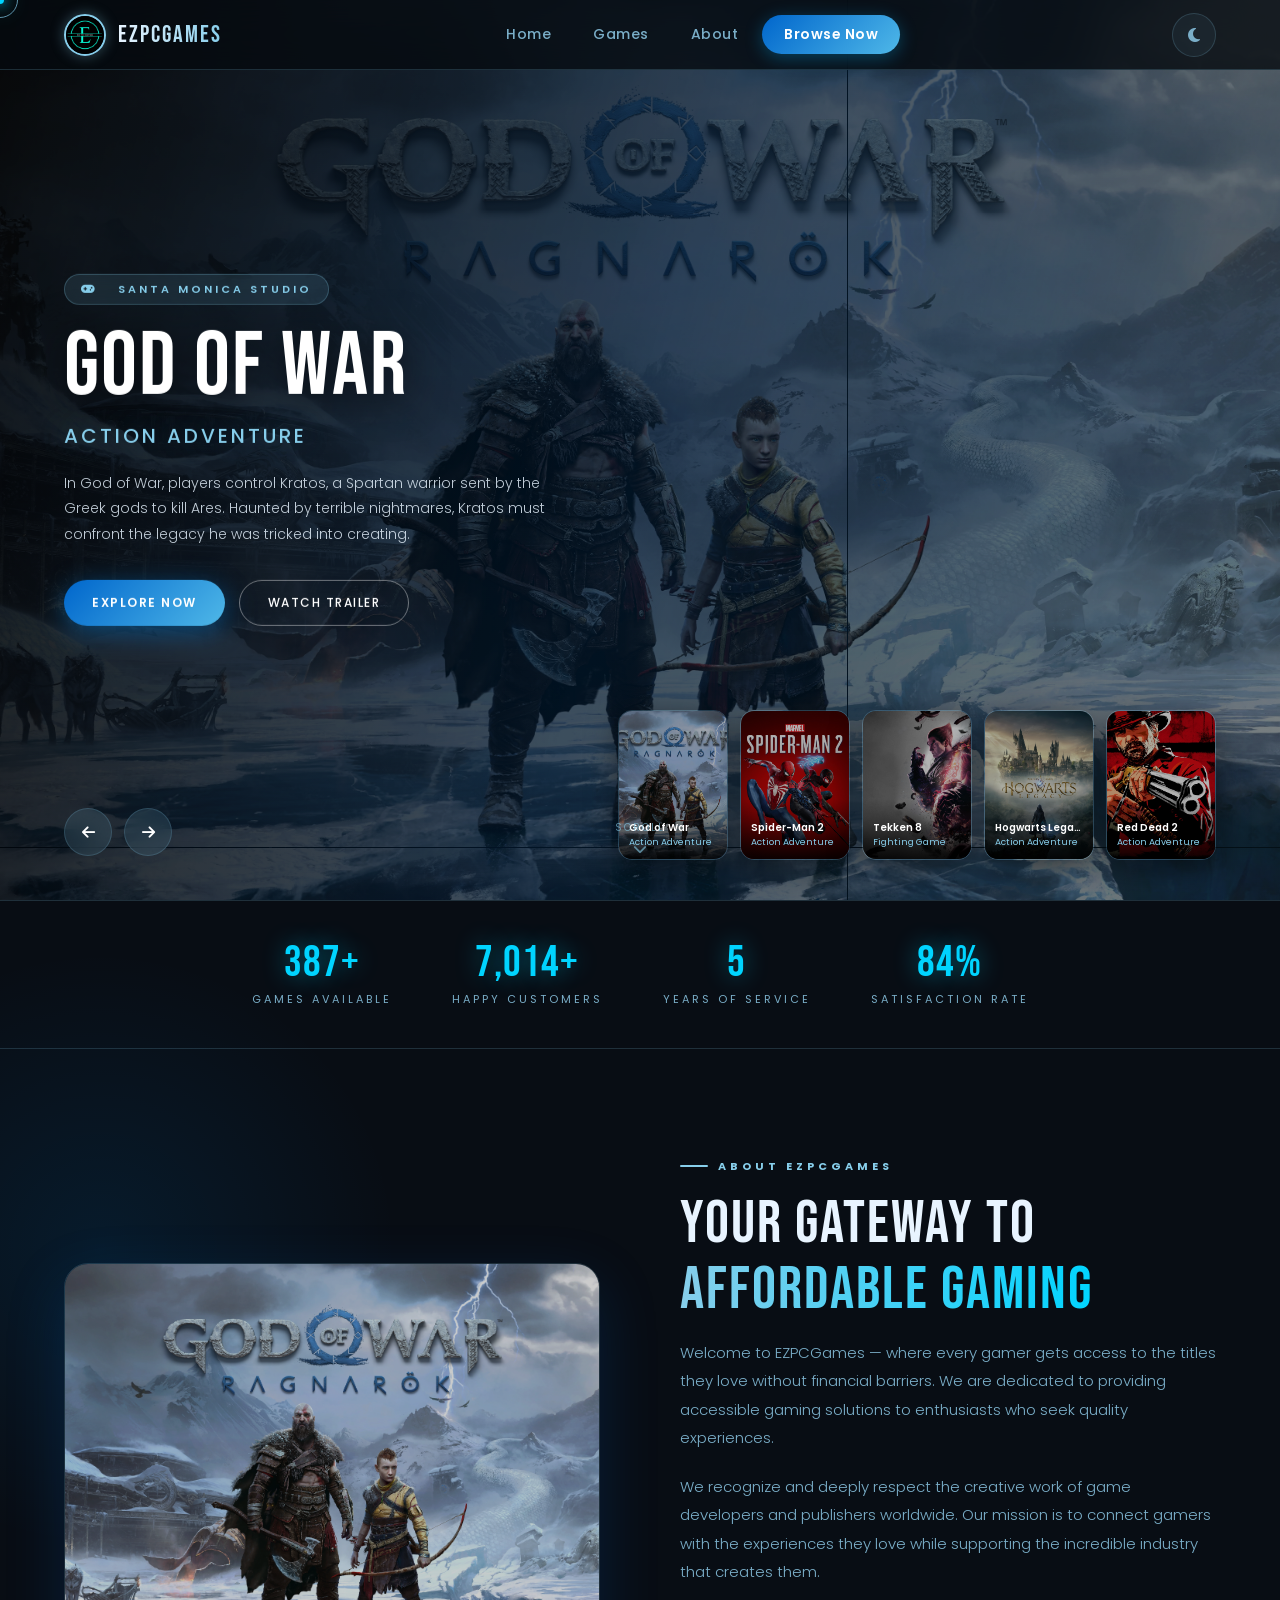
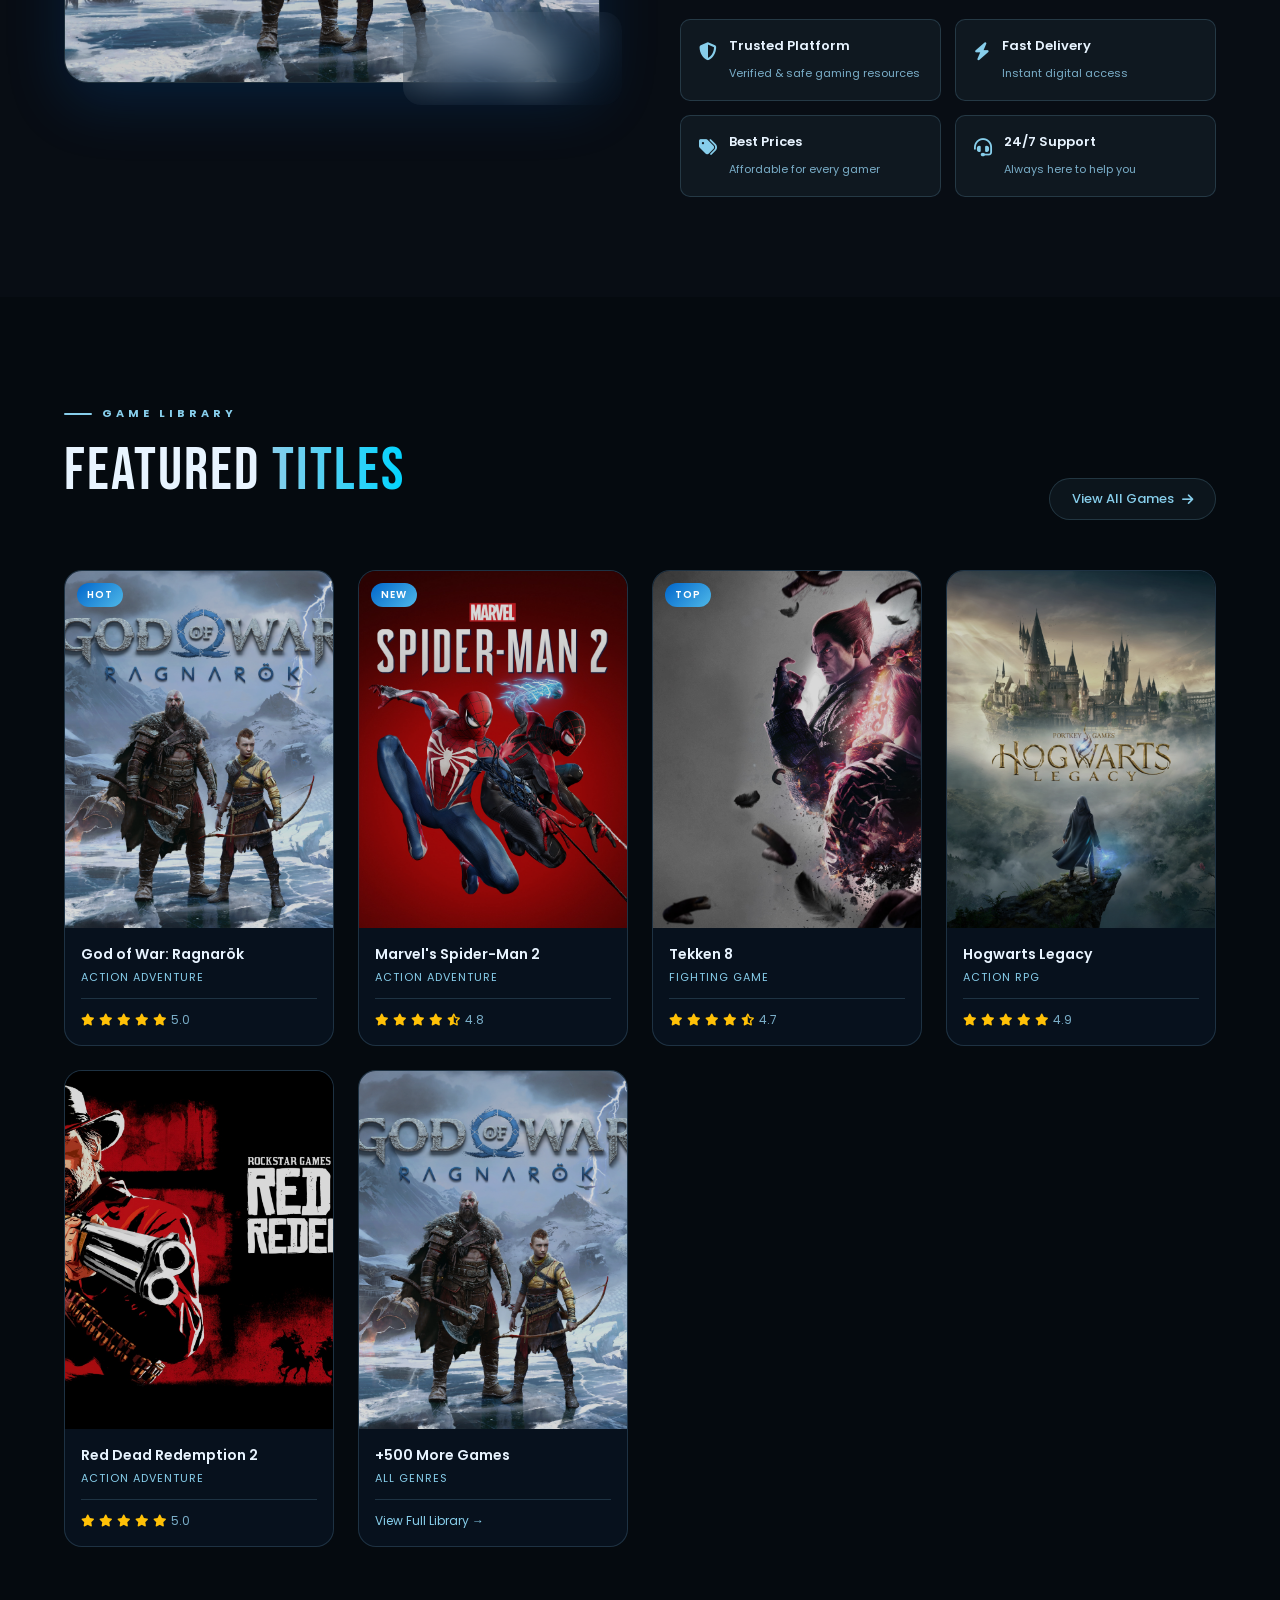
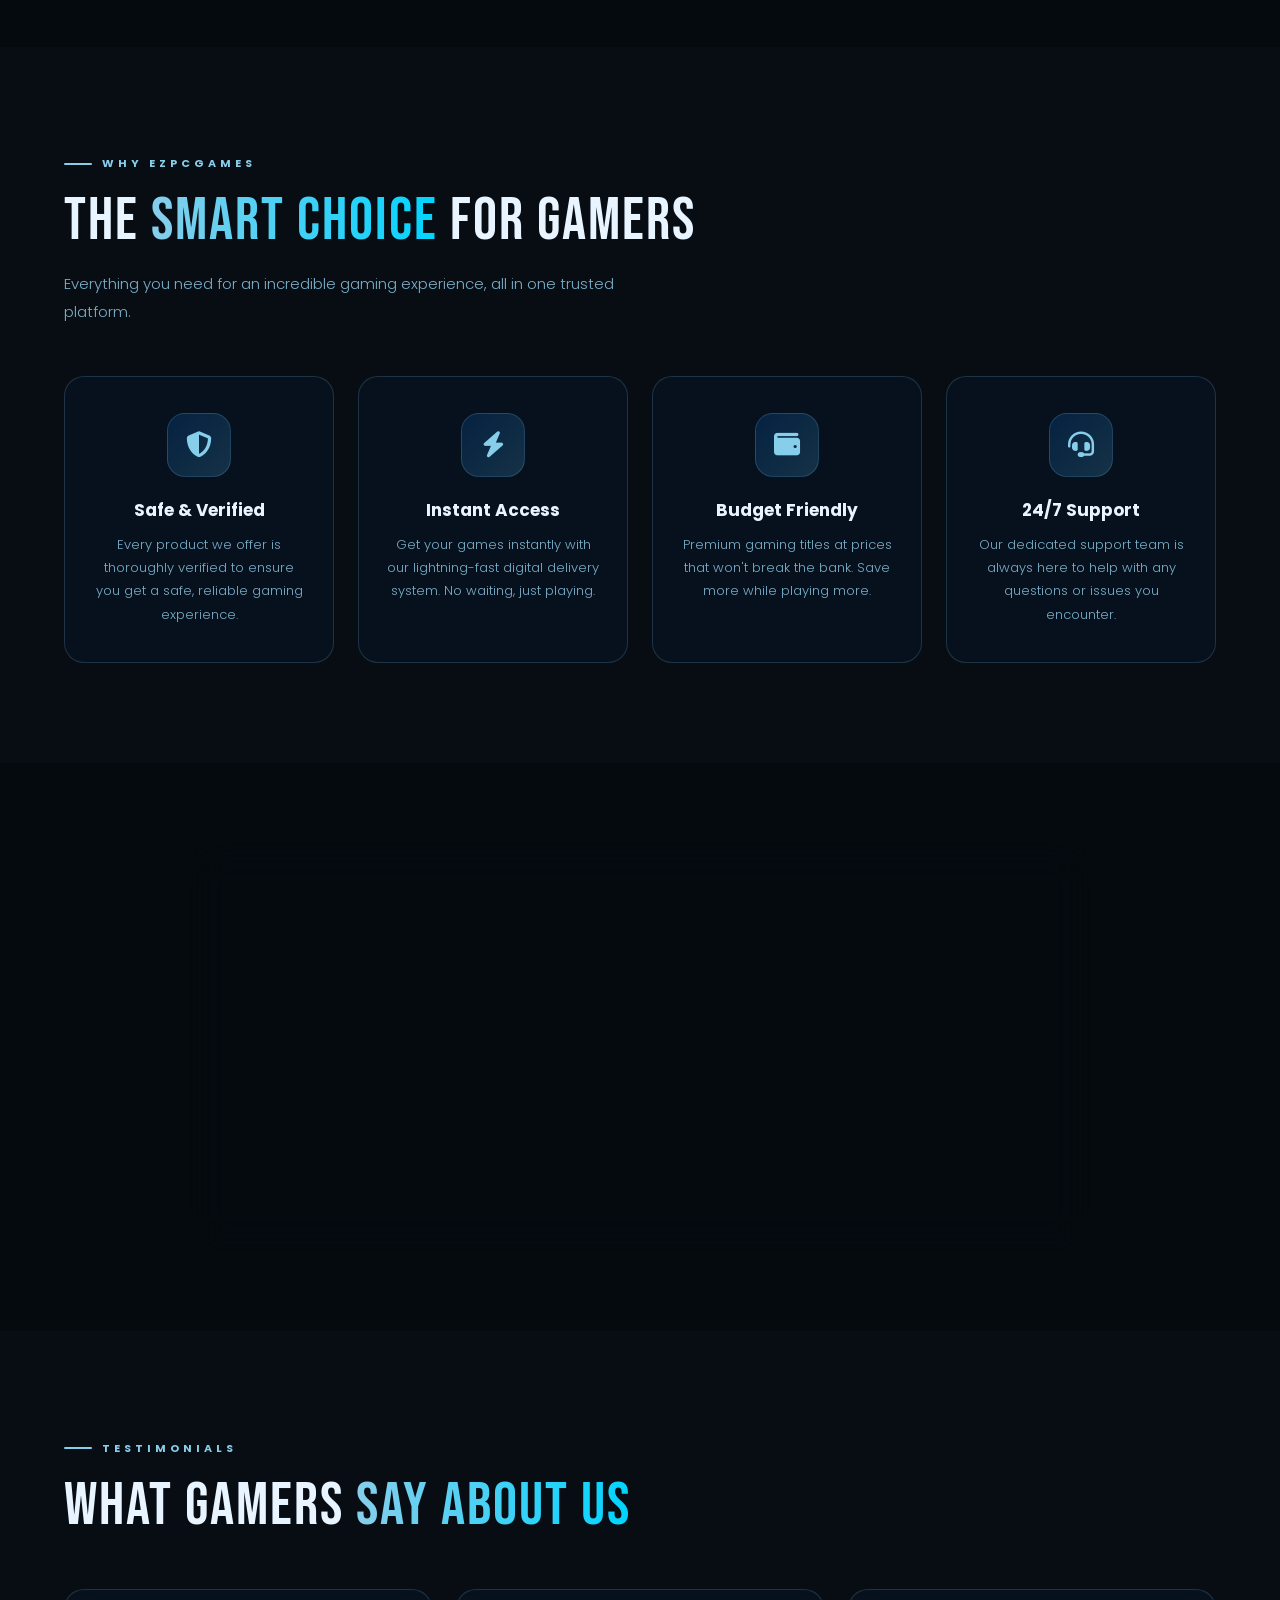
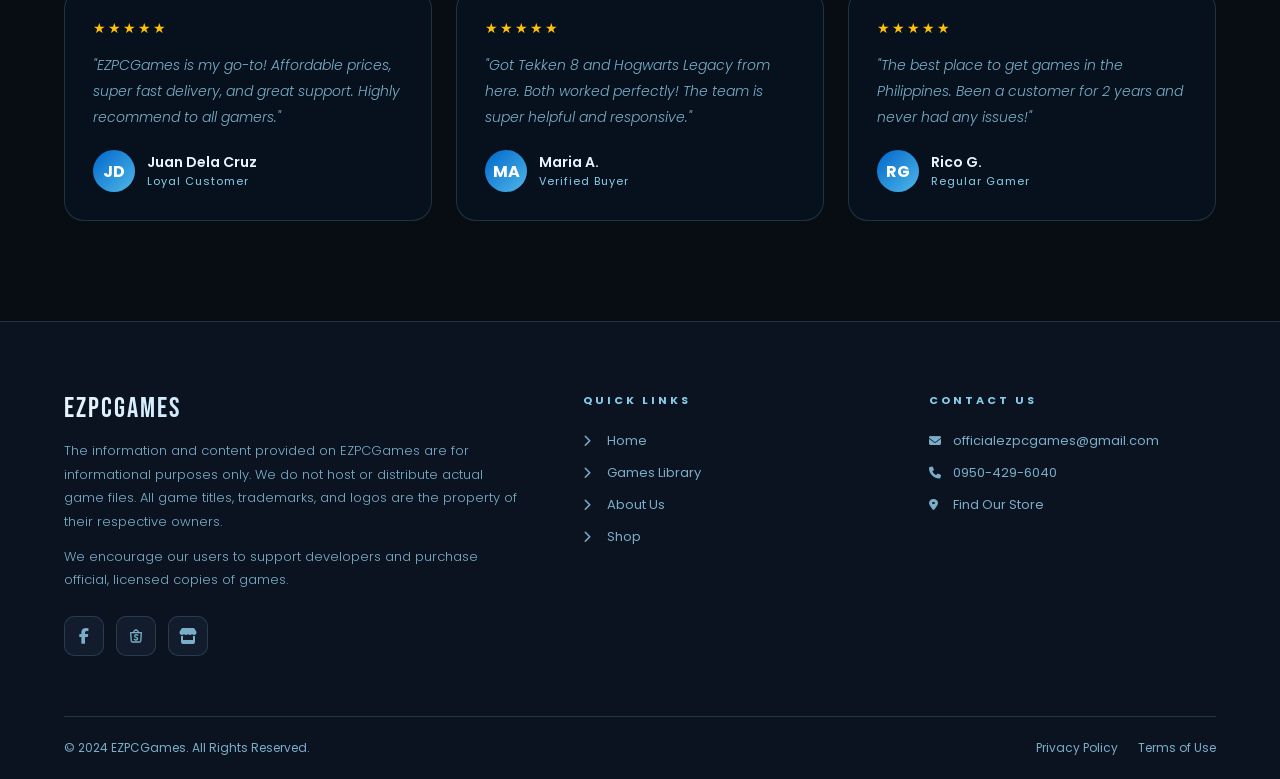
<file: index.html>
<!DOCTYPE html>
<html lang="en" data-theme="dark">
<head>
    <meta charset="UTF-8">
    <meta name="viewport" content="width=device-width, initial-scale=1.0">
    <title>EZPCGames — Official</title>
    <link rel="stylesheet" href="https://cdnjs.cloudflare.com/ajax/libs/font-awesome/6.4.0/css/all.min.css" crossorigin="anonymous"/>
    <link href="https://fonts.googleapis.com/css2?family=Bebas+Neue&family=Poppins:wght@300;400;500;600;700;800;900&display=swap" rel="stylesheet">
    <style>

/* ═══════════════════════════════════════════
   THEME VARIABLES
═══════════════════════════════════════════ */
:root {
    --blue:        #87CEEB;
    --blue-mid:    #4fb8e8;
    --blue-bright: #00d4ff;
    --blue-deep:   #0066cc;
    --blue-glow:   rgba(135,206,235,0.35);
    --radius:      16px;
    --radius-sm:   10px;
    --transition:  0.35s cubic-bezier(.4,0,.2,1);
}

[data-theme="dark"] {
    --bg:          #050a0f;
    --bg-2:        #080d14;
    --bg-3:        #0b1220;
    --card-bg:     rgba(8,18,32,0.9);
    --glass:       rgba(135,206,235,0.06);
    --glass-border:rgba(135,206,235,0.18);
    --text:        #e8f4ff;
    --text-muted:  #7aaec8;
    --overlay:     rgba(0,0,0,0.75);
    --shadow:      rgba(0,0,0,0.6);
    --nav-bg:      rgba(5,10,15,0.8);
    --footer-bg:   #0b1220;
    --stat-bg:     #080d14;
    --about-bg:    #080d14;
}

[data-theme="light"] {
    --bg:          #f0f7ff;
    --bg-2:        #e4f0fb;
    --bg-3:        #d8eaf7;
    --card-bg:     rgba(255,255,255,0.92);
    --glass:       rgba(0,100,200,0.06);
    --glass-border:rgba(0,120,220,0.2);
    --text:        #0d1f33;
    --text-muted:  #3a6080;
    --overlay:     rgba(0,30,70,0.55);
    --shadow:      rgba(0,60,120,0.15);
    --nav-bg:      rgba(240,247,255,0.88);
    --footer-bg:   #d8eaf7;
    --stat-bg:     #e4f0fb;
    --about-bg:    #e4f0fb;
}

/* ═══════════════════════════════════════════
   BASE RESET
═══════════════════════════════════════════ */
*, *::before, *::after { box-sizing: border-box; margin: 0; padding: 0; }
* { user-select: none; -webkit-user-select: none; }
html { scroll-behavior: smooth; cursor: none; }
@media (max-width: 768px) {
    html { cursor: auto; }
    a, button { cursor: pointer; }
}

body {
    background: var(--bg);
    color: var(--text);
    font-family: 'Poppins', sans-serif;
    font-size: 16px;
    overflow-x: hidden;
    transition: background var(--transition), color var(--transition);
}

/* ═══════════════════════════════════════════
   ██████╗  LOADER OVERLAY
═══════════════════════════════════════════ */
#game-loader-overlay {
    position: fixed;
    inset: 0;
    background: #050a0f;
    z-index: 999999;
    display: flex;
    align-items: center;
    justify-content: center;
    opacity: 0;
    pointer-events: none;
    transition: opacity 0.25s ease;
}
#game-loader-overlay.active {
    opacity: 1;
    pointer-events: all;
}

/* Corner brackets */
.ldr-corner {
    position: absolute;
    width: 50px;
    height: 50px;
    animation: ldr-corner-pulse 2.4s ease-in-out infinite;
}
.ldr-corner::before,
.ldr-corner::after {
    content: '';
    position: absolute;
    background: #00d4ff;
    border-radius: 1px;
    animation: ldr-corner-glow 2.4s ease-in-out infinite;
}
.ldr-corner::before { width: 100%; height: 2px; }
.ldr-corner::after  { width: 2px;  height: 100%; }
.ldr-corner-tl { top: 28px; left: 28px; }
.ldr-corner-tl::before { top: 0; left: 0; }
.ldr-corner-tl::after  { top: 0; left: 0; }
.ldr-corner-tr { top: 28px; right: 28px; }
.ldr-corner-tr::before { top: 0; right: 0; }
.ldr-corner-tr::after  { top: 0; right: 0; }
.ldr-corner-bl { bottom: 28px; left: 28px; }
.ldr-corner-bl::before { bottom: 0; left: 0; }
.ldr-corner-bl::after  { bottom: 0; left: 0; }
.ldr-corner-br { bottom: 28px; right: 28px; }
.ldr-corner-br::before { bottom: 0; right: 0; }
.ldr-corner-br::after  { bottom: 0; right: 0; }

.ldr-corner-dot {
    position: absolute;
    width: 4px; height: 4px;
    border-radius: 50%;
    background: #00d4ff;
    animation: ldr-corner-pulse 2.4s ease-in-out infinite;
}
.ldr-corner-dot.tl { top: 27px;    left: 27px;   }
.ldr-corner-dot.tr { top: 27px;    right: 27px;  }
.ldr-corner-dot.bl { bottom: 27px; left: 27px;   }
.ldr-corner-dot.br { bottom: 27px; right: 27px;  }

/* Loader center content */
.ldr-content {
    display: flex;
    flex-direction: column;
    align-items: center;
    justify-content: center;
    padding: 2.5rem 1.5rem 2rem;
}

/* Loader animations */
@keyframes ldr-spin-ring  { from { stroke-dashoffset: 0;    } to { stroke-dashoffset: -502; } }
@keyframes ldr-spin-ring2 { from { stroke-dashoffset: 502;  } to { stroke-dashoffset: 0;    } }
@keyframes ldr-pulse-e    { 0%,100% { opacity: 1; } 50% { opacity: 0.45; } }
@keyframes ldr-fade-text  {
    0%,100% { opacity: 1; letter-spacing: 0.18em; }
    50%     { opacity: 0.75; letter-spacing: 0.26em; }
}
@keyframes ldr-glow-pulse {
    0%,100% { filter: drop-shadow(0 0 6px #00f5c4) drop-shadow(0 0 18px rgba(0,212,170,.27)); }
    50%     { filter: drop-shadow(0 0 16px #00f5c4) drop-shadow(0 0 36px rgba(0,212,170,.53)); }
}
@keyframes ldr-glitch-main {
    0%,100% { clip-path: none; transform: translate(0,0); opacity: 1; }
    2%      { clip-path: inset(10% 0 80% 0); transform: translate(-3px,0); opacity: .9; }
    4%      { clip-path: inset(60% 0 20% 0); transform: translate(3px,0);  opacity: .9; }
    6%      { clip-path: none; transform: translate(0,0); opacity: 1; }
    22%     { clip-path: none; }
    23%     { clip-path: inset(30% 0 50% 0); transform: translate(2px,0); opacity: .8; }
    24%     { clip-path: none; transform: translate(0,0); opacity: 1; }
    61%     { clip-path: none; }
    62%     { clip-path: inset(70% 0 5% 0); transform: translate(-2px,0); opacity: .85; }
    63%     { clip-path: none; transform: translate(0,0); opacity: 1; }
}
@keyframes ldr-glitch-r {
    0%,100%,6%,22%,24%,61%,63% { opacity: 0; }
    2%  { clip-path: inset(10% 0 70% 0); transform: translate(-3px,0); opacity: .55; }
    4%  { clip-path: inset(60% 0 20% 0); transform: translate(3px,0);  opacity: .45; }
    23% { clip-path: inset(20% 0 60% 0); transform: translate(4px,0);  opacity: .5;  }
    62% { clip-path: inset(60% 0 10% 0); transform: translate(-3px,0); opacity: .45; }
}
@keyframes ldr-glitch-b {
    0%,100%,6%,22%,24%,61%,63% { opacity: 0; }
    2%  { clip-path: inset(60% 0 20% 0); transform: translate(3px,0);  opacity: .45; }
    4%  { clip-path: inset(80% 0 5% 0);  transform: translate(-3px,0); opacity: .4;  }
    23% { clip-path: inset(50% 0 30% 0); transform: translate(-4px,0); opacity: .45; }
    62% { clip-path: inset(10% 0 70% 0); transform: translate(3px,0);  opacity: .4;  }
}
@keyframes ldr-cursor-blink { 0%,100% { opacity: 1; } 50% { opacity: 0; } }
@keyframes ldr-bar-glitch {
    0%,90%,100% { transform: scaleX(1); }
    92% { transform: scaleX(.97) translateX(3px);  }
    94% { transform: scaleX(1.01) translateX(-2px); }
    96% { transform: scaleX(1); }
}
@keyframes ldr-tick-flash { 0%,100% { opacity: .3; } 50% { opacity: .9; } }
@keyframes ldr-welcome-in {
    0%   { opacity: 0; letter-spacing: .5em; }
    100% { opacity: 1; letter-spacing: .15em; }
}
@keyframes ldr-welcome-glitch {
    0%,100% { clip-path: none; transform: translate(0,0); }
    5%      { clip-path: inset(20% 0 60% 0); transform: translate(-3px,0); }
    10%     { clip-path: none; transform: translate(0,0); }
}
@keyframes ldr-corner-pulse { 0%,100% { opacity: .6; } 50% { opacity: 1; } }
@keyframes ldr-corner-glow {
    0%,100% { filter: drop-shadow(0 0 3px #00d4ff88); }
    50%     { filter: drop-shadow(0 0 8px #00d4ffcc); }
}
@keyframes ldr-dot-bounce {
    0%,100% { opacity: .2; transform: scaleY(.4); }
    50%     { opacity: 1;  transform: scaleY(1);  }
}

/* Logo SVG */
.ldr-logo-wrap { animation: ldr-glow-pulse 2.4s ease-in-out infinite; }
.ldr-ring1 { stroke-dasharray: 502; animation: ldr-spin-ring  2.2s linear infinite; }
.ldr-ring2 { stroke-dasharray: 8 14; animation: ldr-spin-ring2 3s   linear infinite; opacity: .4; }
.ldr-e     { animation: ldr-pulse-e   2.2s ease-in-out infinite; }
.ldr-brand { animation: ldr-fade-text 2.2s ease-in-out infinite; }

/* Glitch text helper */
.ldr-gtext {
    position: relative;
    animation: ldr-glitch-main 4s steps(1) infinite;
}
.ldr-gtext::before {
    content: attr(data-text);
    position: absolute; left: 0; top: 0;
    color: #ff3c6e;
    animation: ldr-glitch-r 4s steps(1) infinite;
}
.ldr-gtext::after {
    content: attr(data-text);
    position: absolute; left: 0; top: 0;
    color: #87ceeb;
    animation: ldr-glitch-b 4s steps(1) infinite;
}

/* Bottom panel */
.ldr-bottom { width: 340px; margin-top: 1.8rem; }

.ldr-lib-label {
    font-family: 'Courier New', monospace;
    font-size: 11px; letter-spacing: .22em;
    color: #4fb8e8; text-transform: uppercase;
    text-align: center; margin-bottom: 8px;
}

.ldr-bar-track {
    position: relative; width: 100%; height: 6px;
    background: rgba(135,206,235,.1); border-radius: 1px;
}
.ldr-ticks {
    position: absolute; top: 0; left: 0;
    width: 100%; height: 100%;
    display: flex; justify-content: space-between; align-items: stretch;
    pointer-events: none;
}
.ldr-tick {
    width: 1px; background: #4fb8e8; opacity: .3;
    animation: ldr-tick-flash 2s ease-in-out infinite;
}
.ldr-tick:nth-child(odd) { animation-delay: .4s; }

.ldr-bar-fill {
    height: 100%; border-radius: 1px;
    background: linear-gradient(90deg, #0066cc, #00d4ff);
    width: 0%; transition: width .12s linear;
    transform-origin: left;
    animation: ldr-bar-glitch 3s steps(1) infinite;
    box-shadow: 0 0 8px #00d4ff88;
}
.ldr-bar-ghost {
    position: absolute; top: 0; left: 0;
    height: 100%; background: #00d4ff;
    opacity: 0; transition: width .12s linear;
    pointer-events: none;
}

.ldr-bar-footer {
    display: flex; justify-content: space-between;
    align-items: center; margin-top: 8px;
}
.ldr-pct {
    font-family: 'Courier New', monospace;
    font-size: 13px; font-weight: 700;
    color: #00d4ff; letter-spacing: .05em;
}
.ldr-loading-word {
    font-family: 'Courier New', monospace;
    font-size: 11px; letter-spacing: .28em;
    color: #4fb8e8; text-transform: uppercase;
}
.ldr-cursor {
    display: inline-block; width: 2px; height: 12px;
    background: #00d4ff; margin-left: 2px; vertical-align: middle;
    animation: ldr-cursor-blink .8s step-end infinite;
}

/* Welcome */
.ldr-welcome {
    display: none; flex-direction: column;
    align-items: center; margin-top: 1.8rem; width: 340px;
}
.ldr-welcome-line1 {
    font-family: 'Courier New', monospace;
    font-size: 11px; letter-spacing: .22em;
    color: #4fb8e8; text-transform: uppercase;
    animation: ldr-welcome-glitch 3s steps(1) infinite;
}
.ldr-welcome-line2 {
    font-family: 'Courier New', monospace;
    font-size: 18px; font-weight: 700;
    letter-spacing: .15em; color: #00d4ff;
    margin-top: 6px; text-transform: uppercase;
    animation: ldr-welcome-in .8s ease-out both, ldr-welcome-glitch 4s steps(1) 1s infinite;
    text-shadow: 0 0 12px #00d4ffaa;
}

/* ═══════════════════════════════════════════
   CUSTOM SCROLLBAR
═══════════════════════════════════════════ */
::-webkit-scrollbar { width: 8px; }
::-webkit-scrollbar-track { background: var(--bg); }
::-webkit-scrollbar-thumb {
    background: linear-gradient(to bottom, var(--blue-deep), var(--blue-bright));
    border-radius: 50px; border: 2px solid var(--bg);
}
::-webkit-scrollbar-thumb:hover {
    background: var(--blue-bright);
    box-shadow: 0 0 10px var(--blue-glow);
}
* { scrollbar-width: thin; scrollbar-color: var(--blue-mid) var(--bg); }

/* ═══════════════════════════════════════════
   CUSTOM CURSOR
═══════════════════════════════════════════ */
#cursor-dot {
    width: 8px; height: 8px;
    background: var(--blue-bright);
    border-radius: 50%;
    position: fixed; top: 0; left: 0;
    pointer-events: none; z-index: 99999;
    transform: translate(-50%,-50%);
    box-shadow: 0 0 12px var(--blue-bright), 0 0 24px var(--blue-bright);
    transition: transform 0.05s;
}
#cursor-ring {
    width: 36px; height: 36px;
    border: 1.5px solid var(--blue);
    border-radius: 50%;
    position: fixed; top: 0; left: 0;
    pointer-events: none; z-index: 99998;
    transform: translate(-50%,-50%);
    transition: transform 0.12s ease, width 0.2s, height 0.2s, border-color 0.2s;
    opacity: 0.7;
}
a, button { cursor: none; }

/* ═══════════════════════════════════════════
   PARTICLE CANVAS
═══════════════════════════════════════════ */
#particle-canvas {
    position: fixed;
    top: 0; left: 0; width: 100%; height: 100%;
    pointer-events: none; z-index: 0;
    opacity: 0.4;
    transition: opacity var(--transition);
}
[data-theme="light"] #particle-canvas { opacity: 0.15; }

/* ── Light mode carousel overrides ── */
[data-theme="light"] .carousel .list .item::after {
    background: linear-gradient(
        105deg,
        rgba(5, 25, 70, 0.22) 0%,
        rgba(0, 50, 120, 0.08) 52%,
        rgba(0, 180, 255, 0.01) 100%
    );
}
[data-theme="light"] .carousel .list .item .content {
    color: #fff;
}
[data-theme="light"] .carousel .list .item .title {
    text-shadow: 0 3px 24px rgba(0, 20, 80, 0.45);
}
[data-theme="light"] .carousel .list .item .des {
    color: rgba(255, 255, 255, 0.96);
    text-shadow: 0 1px 8px rgba(0, 20, 60, 0.35);
}
[data-theme="light"] .carousel .list .item .badge {
    background: rgba(255, 255, 255, 0.18);
    border-color: rgba(255, 255, 255, 0.42);
    color: #a8e6ff;
}

/* ═══════════════════════════════════════════
   NAVIGATION
═══════════════════════════════════════════ */
header {
    position: fixed;
    top: 0; left: 0; right: 0;
    z-index: 1000;
    padding: 0 5%;
    height: 70px;
    display: flex;
    align-items: center;
    justify-content: space-between;
    background: var(--nav-bg);
    backdrop-filter: blur(24px);
    -webkit-backdrop-filter: blur(24px);
    border-bottom: 1px solid var(--glass-border);
    transition: background var(--transition), border-color var(--transition);
}
header.scrolled { background: var(--card-bg); }

.nav-logo {
    display: flex; align-items: center; gap: 12px;
    text-decoration: none;
}
.nav-logo-img {
    width: 42px; height: 42px;
    border-radius: 50%;
    border: 2px solid var(--blue);
    box-shadow: 0 0 14px var(--blue-glow);
    object-fit: cover;
    transition: box-shadow 0.3s, transform 0.3s;
}
.nav-logo:hover .nav-logo-img {
    box-shadow: 0 0 28px var(--blue-bright);
    transform: scale(1.08) rotate(-5deg);
}
.nav-brand {
    font-family: 'Bebas Neue', sans-serif;
    font-size: 24px;
    letter-spacing: 2px;
    background: linear-gradient(90deg, var(--text) 0%, var(--blue) 100%);
    -webkit-background-clip: text;
    -webkit-text-fill-color: transparent;
    background-clip: text;
}

nav {
    display: flex; align-items: center; gap: 6px;
}
nav a {
    position: relative;
    color: var(--text-muted);
    text-decoration: none;
    font-size: 14px;
    font-weight: 500;
    padding: 8px 18px;
    border-radius: 50px;
    letter-spacing: 0.5px;
    transition: color 0.25s, background 0.25s;
}
nav a::after {
    content: '';
    position: absolute;
    bottom: 6px; left: 50%;
    transform: translateX(-50%) scaleX(0);
    width: 60%; height: 2px;
    background: var(--blue-bright);
    border-radius: 2px;
    transition: transform 0.25s ease;
}
nav a:hover { color: var(--text); background: var(--glass); }
nav a:hover::after { transform: translateX(-50%) scaleX(1); }

.nav-cta {
    background: linear-gradient(135deg, var(--blue-deep), var(--blue-mid)) !important;
    color: #fff !important;
    padding: 9px 22px !important;
    border-radius: 50px !important;
    font-weight: 600 !important;
    box-shadow: 0 4px 18px rgba(0,180,255,0.3);
    transition: box-shadow 0.25s, transform 0.2s !important;
}
.nav-cta:hover {
    box-shadow: 0 6px 28px rgba(0,212,255,0.55) !important;
    transform: translateY(-2px) !important;
}
.nav-cta::after { display: none !important; }

.theme-toggle {
    width: 44px; height: 44px;
    border-radius: 50%;
    background: var(--glass);
    border: 1px solid var(--glass-border);
    color: var(--text-muted);
    font-size: 16px;
    display: flex; align-items: center; justify-content: center;
    cursor: none;
    transition: background 0.25s, border-color 0.25s, color 0.25s, transform 0.2s;
    margin-left: 6px;
    flex-shrink: 0;
}
.theme-toggle:hover {
    background: var(--blue-deep);
    border-color: var(--blue);
    color: #fff;
    transform: rotate(20deg) scale(1.05);
}

.hamburger {
    display: none;
    flex-direction: column; gap: 5px;
    background: transparent; border: none;
    padding: 6px; cursor: none;
}
.hamburger span {
    display: block; width: 24px; height: 2px;
    background: var(--text);
    border-radius: 2px;
    transition: transform 0.3s, opacity 0.3s;
}
.hamburger.open span:nth-child(1) { transform: translateY(7px) rotate(45deg); }
.hamburger.open span:nth-child(2) { opacity: 0; }
.hamburger.open span:nth-child(3) { transform: translateY(-7px) rotate(-45deg); }

.mobile-menu {
    display: none;
    position: fixed;
    top: 70px; left: 0; right: 0;
    background: var(--card-bg);
    backdrop-filter: blur(24px);
    border-bottom: 1px solid var(--glass-border);
    padding: 20px 5%;
    flex-direction: column; gap: 8px;
    z-index: 999;
    transform: translateY(-10px);
    opacity: 0;
    transition: transform 0.3s, opacity 0.3s;
}
.mobile-menu.open {
    display: flex;
    transform: translateY(0);
    opacity: 1;
}
.mobile-menu a {
    color: var(--text-muted);
    text-decoration: none;
    font-size: 15px;
    font-weight: 500;
    padding: 12px 16px;
    border-radius: var(--radius-sm);
    border: 1px solid var(--glass-border);
    transition: color 0.2s, background 0.2s;
}
.mobile-menu a:hover { color: var(--text); background: var(--glass); }
.mobile-menu .nav-cta {
    background: linear-gradient(135deg, var(--blue-deep), var(--blue-mid)) !important;
    color: #fff !important;
    text-align: center;
    border-color: transparent !important;
}

/* ═══════════════════════════════════════════
   HERO CAROUSEL
═══════════════════════════════════════════ */
.carousel {
    height: 100vh; min-height: 600px;
    width: 100%;
    overflow: hidden;
    position: relative;
    z-index: 1;
}
.carousel .list { position: relative; width: 100%; height: 100%; }

.carousel .list .item {
    width: 100%; height: 100%;
    position: absolute; inset: 0;
    opacity: 0;
    z-index: 0;
}
.carousel .list .item:nth-child(1) {
    opacity: 1; z-index: 1;
}

.carousel .list .item img {
    width: 100%; height: 100%;
    object-fit: cover;
    filter: brightness(0.5) saturate(0.85);
    transition: filter 0.5s, opacity 0.8s ease-in-out;
    will-change: opacity, transform;
    backface-visibility: hidden;
    transform: translateZ(0);
}

.carousel .list .item::after {
    content: '';
    position: absolute; inset: 0;
    background: linear-gradient(
        105deg,
        rgba(0,0,0,0.82) 0%,
        rgba(0,30,60,0.5) 50%,
        rgba(0,212,255,0.03) 100%
    );
    z-index: 1;
}

.carousel .list .item .content {
    position: absolute;
    top: 50%;
    left: 5%;
    transform: translateY(-50%);
    width: min(520px, 90%);
    color: #fff;
    z-index: 2;
}

.carousel .list .item .badge {
    display: inline-flex;
    align-items: center; gap: 8px;
    background: rgba(135,206,235,0.12);
    border: 1px solid rgba(135,206,235,0.25);
    backdrop-filter: blur(10px);
    border-radius: 50px;
    padding: 6px 16px;
    font-size: 11px;
    font-weight: 600;
    letter-spacing: 3px;
    text-transform: uppercase;
    color: var(--blue);
    margin-bottom: 18px;
    white-space: nowrap;
    overflow: hidden;
    text-overflow: ellipsis;
    max-width: 100%;
}

.carousel .list .item .title {
    font-family: 'Bebas Neue', sans-serif;
    font-size: clamp(48px, 7vw, 90px);
    font-weight: 400;
    line-height: 1.0;
    margin-bottom: 8px;
    text-shadow: 0 4px 40px rgba(0,0,0,0.7);
    letter-spacing: 2px;
}
.carousel .list .item .topic {
    font-size: clamp(14px, 2vw, 20px);
    font-weight: 500;
    color: var(--blue);
    letter-spacing: 3px;
    text-transform: uppercase;
    margin-bottom: 20px;
    text-shadow: 0 0 30px var(--blue-glow);
}
.carousel .list .item .des {
    font-size: 14px;
    font-weight: 300;
    line-height: 1.85;
    color: rgba(232,244,255,0.82);
    margin-bottom: 32px;
}

.carousel .list .item .buttons {
    display: flex; gap: 14px; flex-wrap: wrap;
}
.btn-primary {
    padding: 13px 28px;
    background: linear-gradient(135deg, var(--blue-deep), var(--blue-mid));
    color: #fff; border: none;
    border-radius: 50px;
    font-family: 'Poppins', sans-serif;
    font-size: 12px; font-weight: 600;
    letter-spacing: 1.5px; text-transform: uppercase;
    box-shadow: 0 6px 28px rgba(0,150,255,0.4);
    transition: transform 0.2s, box-shadow 0.2s;
}
.btn-primary:hover {
    transform: translateY(-2px);
    box-shadow: 0 10px 36px rgba(0,212,255,0.55);
}
.btn-secondary {
    padding: 13px 28px;
    background: transparent;
    color: #fff; border: 1.5px solid rgba(255,255,255,0.4);
    border-radius: 50px;
    font-family: 'Poppins', sans-serif;
    font-size: 12px; font-weight: 500;
    letter-spacing: 1.5px; text-transform: uppercase;
    backdrop-filter: blur(8px);
    transition: border-color 0.2s, background 0.2s;
}
.btn-secondary:hover {
    border-color: var(--blue);
    background: rgba(135,206,235,0.12);
}

.thumbnail {
    position: absolute;
    bottom: 40px; right: 5%;
    z-index: 100;
    display: flex; gap: 12px;
}
.thumbnail .item {
    width: 110px; height: 150px;
    flex-shrink: 0;
    position: relative;
    border-radius: 14px;
    overflow: hidden;
    border: 1.5px solid rgba(135,206,235,0.22);
    transition: border-color 0.3s, transform 0.3s;
    box-shadow: 0 8px 30px rgba(0,0,0,0.5);
    cursor: none;
    opacity: 1 !important;
    width: 110px !important;
}
.thumbnail .item:hover {
    border-color: var(--blue);
    transform: translateY(-5px);
}
.thumbnail .item img {
    width: 100%; height: 100%;
    object-fit: cover;
    filter: brightness(0.7);
    transition: filter 0.3s;
}
.thumbnail .item:hover img { filter: brightness(1); }
.thumbnail .item .content {
    position: absolute;
    bottom: 0; left: 0; right: 0;
    background: linear-gradient(to top, rgba(0,0,0,0.88), transparent);
    padding: 22px 10px 10px;
    color: #fff;
}
.thumbnail .item .content .title {
    font-size: 10px; font-weight: 600; line-height: 1.3;
    white-space: nowrap; overflow: hidden; text-overflow: ellipsis;
}
.thumbnail .item .content .description {
    font-size: 9px; color: var(--blue); margin-top: 2px;
    white-space: nowrap; overflow: hidden; text-overflow: ellipsis;
}

.arrows {
    position: absolute;
    bottom: 44px; left: 5%;
    z-index: 100;
    display: flex; gap: 12px; align-items: center;
}
.arrows button {
    width: 48px; height: 48px;
    border-radius: 50%;
    background: rgba(135,206,235,0.12);
    border: 1.5px solid var(--glass-border);
    color: #fff; font-size: 15px;
    backdrop-filter: blur(10px);
    transition: background 0.25s, border-color 0.25s, transform 0.2s, box-shadow 0.25s;
    display: flex; align-items: center; justify-content: center;
}
.arrows button:hover {
    background: var(--blue-deep);
    border-color: var(--blue);
    transform: scale(1.1);
    box-shadow: 0 4px 20px rgba(0,150,255,0.45);
}

.carousel .time {
    position: absolute;
    z-index: 1000;
    height: 3px;
    background: linear-gradient(90deg, var(--blue-bright), var(--blue-deep));
    left: 0; top: 0; width: 0%;
    box-shadow: 0 0 8px var(--blue-bright);
}
.carousel.next .time, .carousel.prev .time {
    animation: runningTime 10s linear 1 forwards;
}
@keyframes runningTime { from { width: 100% } to { width: 0 } }

.carousel .list .item {
    transition: opacity 0.8s ease-in-out, transform 0.8s ease-in-out;
}
.carousel.next .list .item:nth-child(1) { opacity: 0; transform: scale(0.95); z-index: 1; }
.carousel.next .list .item:nth-child(2) { opacity: 1; transform: scale(1); z-index: 2; }
.carousel.prev .list .item:nth-child(1) { opacity: 1; transform: scale(1); z-index: 2; }
.carousel.prev .list .item:nth-child(2) { opacity: 0; transform: scale(1.05); z-index: 1; }

.carousel .list .item:nth-child(1) .content .badge,
.carousel .list .item:nth-child(1) .content .title,
.carousel .list .item:nth-child(1) .content .topic,
.carousel .list .item:nth-child(1) .content .des,
.carousel .list .item:nth-child(1) .content .buttons {
    transform: translateY(30px);
    filter: blur(10px);
    opacity: 0;
    animation: showContent 0.55s ease forwards;
}
.carousel.next .list .item:nth-child(1) .content .badge,
.carousel.prev .list .item:nth-child(2) .content .badge { animation-delay: 0.3s; }
.carousel.next .list .item:nth-child(1) .content .title,
.carousel.prev .list .item:nth-child(2) .content .title { animation-delay: 0.4s; }
.carousel.next .list .item:nth-child(1) .content .topic,
.carousel.prev .list .item:nth-child(2) .content .topic { animation-delay: 0.5s; }
.carousel.next .list .item:nth-child(1) .content .des,
.carousel.prev .list .item:nth-child(2) .content .des   { animation-delay: 0.55s; }
.carousel.next .list .item:nth-child(1) .content .buttons,
.carousel.prev .list .item:nth-child(2) .content .buttons { animation-delay: 0.6s; }
.carousel:not(.next):not(.prev) .list .item:nth-child(1) .content .badge  { animation-delay: 0.8s; }
.carousel:not(.next):not(.prev) .list .item:nth-child(1) .content .title  { animation-delay: 1.0s; }
.carousel:not(.next):not(.prev) .list .item:nth-child(1) .content .topic  { animation-delay: 1.15s; }
.carousel:not(.next):not(.prev) .list .item:nth-child(1) .content .des    { animation-delay: 1.3s; }
.carousel:not(.next):not(.prev) .list .item:nth-child(1) .content .buttons{ animation-delay: 1.45s; }

@keyframes showContent { to { transform: translateY(0); filter: blur(0); opacity: 1; } }

.carousel.next .thumbnail { animation: thumbNext 0.55s cubic-bezier(.4,0,.2,1) forwards; }
@keyframes thumbNext { from { transform: translateX(122px); opacity: 0.5; } to { transform: translateX(0); opacity: 1; } }
.carousel.prev .thumbnail { animation: thumbPrev 0.55s cubic-bezier(.4,0,.2,1) forwards; }
@keyframes thumbPrev { from { transform: translateX(-122px); opacity: 0.5; } to { transform: translateX(0); opacity: 1; } }
.carousel.next .arrows button, .carousel.prev .arrows button { pointer-events: none; }

.scroll-hint {
    position: absolute;
    bottom: 44px; left: 50%;
    transform: translateX(-50%);
    z-index: 100;
    display: flex; flex-direction: column;
    align-items: center; gap: 6px;
    opacity: 0.6;
    animation: bounceDown 2s ease-in-out infinite;
}
.scroll-hint span { font-size: 10px; letter-spacing: 2px; text-transform: uppercase; color: var(--blue); }
.scroll-hint i { font-size: 14px; color: var(--blue); }
@keyframes bounceDown {
    0%, 100% { transform: translateX(-50%) translateY(0); }
    50%       { transform: translateX(-50%) translateY(8px); }
}

/* ═══════════════════════════════════════════
   STATS BAR
═══════════════════════════════════════════ */
.stats-bar {
    background: var(--stat-bg);
    border-top: 1px solid var(--glass-border);
    border-bottom: 1px solid var(--glass-border);
    padding: 40px 5%;
    display: flex;
    justify-content: center; gap: 60px; flex-wrap: wrap;
    position: relative; z-index: 2;
    transition: background var(--transition);
}
.stat-item { text-align: center; }
.stat-item .num {
    font-family: 'Bebas Neue', sans-serif;
    font-size: 44px; font-weight: 400;
    color: var(--blue-bright);
    line-height: 1;
    text-shadow: 0 0 24px rgba(0,212,255,0.45);
    letter-spacing: 1px;
}
.stat-item .label {
    font-size: 11px; color: var(--text-muted);
    letter-spacing: 3px; text-transform: uppercase;
    margin-top: 6px;
}

/* ═══════════════════════════════════════════
   SECTION WRAPPER
═══════════════════════════════════════════ */
section {
    position: relative; z-index: 2;
    padding: 100px 5%;
    transition: background var(--transition);
}
.section-label {
    display: inline-flex; align-items: center; gap: 10px;
    font-size: 11px; font-weight: 700;
    letter-spacing: 4px; text-transform: uppercase;
    color: var(--blue); margin-bottom: 16px;
}
.section-label::before {
    content: '';
    display: block; width: 28px; height: 2px;
    background: var(--blue); border-radius: 2px;
}
.section-title {
    font-family: 'Bebas Neue', sans-serif;
    font-size: clamp(36px, 5vw, 60px);
    font-weight: 400; letter-spacing: 2px;
    line-height: 1.1; color: var(--text);
    margin-bottom: 16px;
}
.section-title span {
    background: linear-gradient(90deg, var(--blue), var(--blue-bright));
    -webkit-background-clip: text;
    -webkit-text-fill-color: transparent;
    background-clip: text;
}
.section-sub {
    font-size: 15px; color: var(--text-muted);
    max-width: 550px; line-height: 1.85; font-weight: 300;
}

/* ═══════════════════════════════════════════
   ABOUT
═══════════════════════════════════════════ */
.about-section { background: var(--about-bg); }
.about-inner {
    max-width: 1200px; margin: 0 auto;
    display: grid; grid-template-columns: 1fr 1fr;
    gap: 80px; align-items: center;
}
.about-card-stack { position: relative; height: 420px; }
.about-img-main {
    position: absolute; inset: 0;
    border-radius: 24px; overflow: hidden;
    border: 1px solid var(--glass-border);
    box-shadow: 0 20px 60px rgba(0,100,200,0.2);
}
.about-img-main img {
    width: 100%; height: 100%;
    object-fit: cover;
    filter: brightness(0.8) saturate(0.9);
}
.about-badge-float {
    position: absolute;
    bottom: -22px; right: -22px;
    background: var(--card-bg);
    border: 1px solid var(--glass-border);
    border-radius: 18px;
    padding: 18px 24px;
    backdrop-filter: blur(20px);
    display: flex; align-items: center; gap: 14px;
    box-shadow: 0 12px 40px var(--shadow);
}
.about-badge-float .icon {
    width: 44px; height: 44px;
    background: linear-gradient(135deg, var(--blue-deep), var(--blue-mid));
    border-radius: 12px;
    display: flex; align-items: center; justify-content: center;
    font-size: 20px;
}
.about-badge-float .text strong {
    display: block; font-size: 20px; font-weight: 700;
    color: var(--blue-bright);
}
.about-badge-float .text span { font-size: 11px; color: var(--text-muted); letter-spacing: 1px; }
.about-content p {
    font-size: 15px; color: var(--text-muted);
    line-height: 1.9; font-weight: 300; margin-bottom: 20px;
}
.about-features {
    display: grid; grid-template-columns: 1fr 1fr;
    gap: 14px; margin-top: 32px;
}
.about-feature {
    background: var(--glass);
    border: 1px solid var(--glass-border);
    border-radius: var(--radius-sm);
    padding: 16px 18px;
    display: flex; align-items: flex-start; gap: 12px;
    transition: border-color 0.25s, background 0.25s, transform 0.25s;
}
.about-feature:hover {
    border-color: var(--blue);
    background: rgba(135,206,235,0.1);
    transform: translateY(-3px);
}
.about-feature .icon { font-size: 18px; color: var(--blue); margin-top: 2px; flex-shrink: 0; }
.about-feature strong { display: block; font-size: 13px; font-weight: 600; margin-bottom: 3px; color: var(--text); }
.about-feature span { font-size: 11px; color: var(--text-muted); }

/* ═══════════════════════════════════════════
   FEATURED GAMES
═══════════════════════════════════════════ */
.games-section { background: var(--bg); }
.games-section .section-header {
    max-width: 1200px; margin: 0 auto 50px;
    display: flex; justify-content: space-between; align-items: flex-end;
    flex-wrap: wrap; gap: 20px;
}
.view-all {
    display: inline-flex; align-items: center; gap: 8px;
    padding: 10px 22px;
    background: var(--glass);
    border: 1px solid var(--glass-border);
    border-radius: 50px;
    color: var(--blue); font-size: 13px; font-weight: 500;
    text-decoration: none;
    transition: background 0.25s, border-color 0.25s, transform 0.2s;
}
.view-all:hover {
    background: var(--blue-deep);
    border-color: var(--blue);
    color: #fff;
    transform: translateX(4px);
}

.games-grid {
    max-width: 1200px; margin: 0 auto;
    display: grid;
    grid-template-columns: repeat(auto-fill, minmax(220px, 1fr));
    gap: 24px;
}
.game-card {
    background: var(--card-bg);
    border: 1px solid var(--glass-border);
    border-radius: 18px;
    overflow: hidden;
    transition: transform 0.3s, border-color 0.3s, box-shadow 0.3s;
    cursor: none;
}
.game-card:hover {
    transform: translateY(-8px);
    border-color: var(--blue);
    box-shadow: 0 20px 50px rgba(0,150,255,0.2);
}
.game-card-img {
    position: relative;
    aspect-ratio: 3/4;
    overflow: hidden;
}
.game-card-img img {
    width: 100%; height: 100%;
    object-fit: cover;
    transition: transform 0.5s, filter 0.3s;
    filter: brightness(0.85) saturate(0.9);
}
.game-card:hover .game-card-img img {
    transform: scale(1.06);
    filter: brightness(1) saturate(1.1);
}
.game-card-overlay {
    position: absolute; inset: 0;
    background: linear-gradient(to top, rgba(0,0,0,0.7) 0%, transparent 50%);
    opacity: 0; transition: opacity 0.3s;
    display: flex; align-items: center; justify-content: center;
}
.game-card:hover .game-card-overlay { opacity: 1; }
.game-card-overlay .play-btn, a.play-btn { text-decoration: none; }
.game-card-overlay .play-btn {
    width: 52px; height: 52px;
    background: linear-gradient(135deg, var(--blue-deep), var(--blue-mid));
    border-radius: 50%;
    display: flex; align-items: center; justify-content: center;
    color: #fff; font-size: 18px;
    transform: scale(0.7);
    transition: transform 0.3s;
    box-shadow: 0 6px 24px rgba(0,150,255,0.5);
    border: none;
}
.game-card:hover .play-btn { transform: scale(1); }
.game-badge {
    position: absolute; top: 12px; left: 12px;
    background: linear-gradient(135deg, var(--blue-deep), var(--blue-mid));
    color: #fff; font-size: 10px; font-weight: 600;
    letter-spacing: 1px; padding: 4px 10px;
    border-radius: 50px; text-transform: uppercase;
}
.game-card-body { padding: 16px; }
.game-card-title {
    font-size: 14px; font-weight: 600; color: var(--text);
    margin-bottom: 4px; white-space: nowrap;
    overflow: hidden; text-overflow: ellipsis;
}
.game-card-genre { font-size: 11px; color: var(--blue); letter-spacing: 1px; text-transform: uppercase; }
.game-card-footer {
    display: flex; justify-content: space-between; align-items: center;
    margin-top: 12px; padding-top: 12px;
    border-top: 1px solid var(--glass-border);
}
.game-rating { display: flex; align-items: center; gap: 4px; font-size: 12px; color: #ffc107; }
.game-rating span { color: var(--text-muted); }

/* ═══════════════════════════════════════════
   WHY CHOOSE US
═══════════════════════════════════════════ */
.why-section { background: var(--bg-2); }
.why-inner { max-width: 1200px; margin: 0 auto; }
.why-grid {
    display: grid;
    grid-template-columns: repeat(auto-fill, minmax(260px, 1fr));
    gap: 24px; margin-top: 50px;
}
.why-card {
    background: var(--card-bg);
    border: 1px solid var(--glass-border);
    border-radius: 20px;
    padding: 36px 28px;
    text-align: center;
    transition: transform 0.3s, border-color 0.3s, box-shadow 0.3s;
    position: relative; overflow: hidden;
}
.why-card::before {
    content: '';
    position: absolute; top: 0; left: 50%;
    transform: translateX(-50%);
    width: 60%; height: 2px;
    background: linear-gradient(90deg, transparent, var(--blue-bright), transparent);
    opacity: 0; transition: opacity 0.3s;
}
.why-card:hover { transform: translateY(-6px); border-color: var(--blue); }
.why-card:hover::before { opacity: 1; }
.why-icon {
    width: 64px; height: 64px; margin: 0 auto 20px;
    background: linear-gradient(135deg, rgba(0,102,204,0.2), rgba(79,184,232,0.2));
    border: 1px solid var(--glass-border);
    border-radius: 18px;
    display: flex; align-items: center; justify-content: center;
    font-size: 26px; color: var(--blue);
    transition: background 0.3s, transform 0.3s;
}
.why-card:hover .why-icon {
    background: linear-gradient(135deg, var(--blue-deep), var(--blue-mid));
    color: #fff;
    transform: rotate(-8deg) scale(1.1);
}
.why-card h3 { font-size: 17px; font-weight: 700; color: var(--text); margin-bottom: 10px; }
.why-card p { font-size: 13px; color: var(--text-muted); line-height: 1.8; font-weight: 300; }

/* ═══════════════════════════════════════════
   CTA BANNER
═══════════════════════════════════════════ */
.cta-section { background: var(--bg); padding: 80px 5%; }
.cta-inner {
    max-width: 900px; margin: 0 auto;
    background: linear-gradient(135deg, rgba(0,60,120,0.6), rgba(0,150,255,0.15));
    border: 1px solid var(--glass-border);
    border-radius: 28px;
    padding: 60px 50px;
    text-align: center;
    position: relative; overflow: hidden;
    backdrop-filter: blur(20px);
}
.cta-inner::before {
    content: '';
    position: absolute; inset: 0;
    background: radial-gradient(ellipse at top, rgba(0,212,255,0.12) 0%, transparent 70%);
    pointer-events: none;
}
.cta-inner h2 {
    font-family: 'Bebas Neue', sans-serif;
    font-size: clamp(36px, 5vw, 56px);
    letter-spacing: 2px;
    color: var(--text); margin-bottom: 16px;
}
.cta-inner p {
    font-size: 15px; color: var(--text-muted);
    line-height: 1.8; font-weight: 300;
    max-width: 560px; margin: 0 auto 32px;
}
.cta-buttons { display: flex; gap: 14px; justify-content: center; flex-wrap: wrap; }
.cta-btn-main {
    padding: 14px 34px;
    background: linear-gradient(135deg, var(--blue-deep), var(--blue-mid));
    color: #fff; border: none;
    border-radius: 50px;
    font-family: 'Poppins', sans-serif;
    font-size: 13px; font-weight: 600;
    letter-spacing: 1.5px; text-transform: uppercase;
    box-shadow: 0 8px 30px rgba(0,150,255,0.4);
    transition: transform 0.2s, box-shadow 0.2s;
    text-decoration: none;
    display: inline-block;
    cursor: none;
}
.cta-btn-main:hover {
    transform: translateY(-3px);
    box-shadow: 0 14px 40px rgba(0,212,255,0.55);
}
.cta-btn-ghost {
    padding: 14px 34px;
    background: transparent;
    color: var(--text); border: 1.5px solid var(--glass-border);
    border-radius: 50px;
    font-family: 'Poppins', sans-serif;
    font-size: 13px; font-weight: 500;
    letter-spacing: 1.5px; text-transform: uppercase;
    transition: border-color 0.2s, color 0.2s, background 0.2s;
}
.cta-btn-ghost:hover {
    border-color: var(--blue);
    color: var(--blue);
    background: var(--glass);
}

/* ═══════════════════════════════════════════
   TESTIMONIALS
═══════════════════════════════════════════ */
.testimonials-section { background: var(--bg-2); }
.testimonials-inner { max-width: 1200px; margin: 0 auto; }
.testimonials-grid {
    display: grid;
    grid-template-columns: repeat(auto-fill, minmax(300px, 1fr));
    gap: 24px; margin-top: 50px;
}
.testimonial-card {
    background: var(--card-bg);
    border: 1px solid var(--glass-border);
    border-radius: 20px;
    padding: 28px;
    transition: transform 0.3s, border-color 0.3s;
}
.testimonial-card:hover { transform: translateY(-4px); border-color: var(--blue); }
.testimonial-stars { color: #ffc107; font-size: 14px; letter-spacing: 2px; margin-bottom: 14px; }
.testimonial-text {
    font-size: 14px; color: var(--text-muted);
    line-height: 1.85; font-weight: 300;
    font-style: italic; margin-bottom: 20px;
}
.testimonial-author { display: flex; align-items: center; gap: 12px; }
.testimonial-avatar {
    width: 42px; height: 42px;
    border-radius: 50%;
    background: linear-gradient(135deg, var(--blue-deep), var(--blue-mid));
    display: flex; align-items: center; justify-content: center;
    font-size: 16px; font-weight: 700; color: #fff;
    flex-shrink: 0;
}
.testimonial-name { font-size: 14px; font-weight: 600; color: var(--text); }
.testimonial-role { font-size: 11px; color: var(--blue); letter-spacing: 1px; }

/* ═══════════════════════════════════════════
   FOOTER
═══════════════════════════════════════════ */
footer {
    position: relative; z-index: 2;
    background: var(--footer-bg);
    border-top: 1px solid var(--glass-border);
    padding: 70px 5% 0;
    transition: background var(--transition);
}
.footer-inner {
    max-width: 1200px; margin: 0 auto;
    display: grid;
    grid-template-columns: 1.6fr 1fr 1fr;
    gap: 60px; padding-bottom: 60px;
}
.footer-brand .brand-name {
    font-family: 'Bebas Neue', sans-serif;
    font-size: 28px; letter-spacing: 2px;
    background: linear-gradient(90deg, var(--text), var(--blue));
    -webkit-background-clip: text;
    -webkit-text-fill-color: transparent;
    background-clip: text;
    margin-bottom: 14px;
}
.footer-brand p {
    font-size: 13px; color: var(--text-muted);
    line-height: 1.8; font-weight: 300; margin-bottom: 12px;
}
.footer-col h4 {
    font-size: 11px; font-weight: 700;
    letter-spacing: 3px; text-transform: uppercase;
    color: var(--blue); margin-bottom: 22px;
}
.footer-col ul { list-style: none; }
.footer-col ul li { margin-bottom: 12px; }
.footer-col ul li a {
    font-size: 13px; color: var(--text-muted);
    text-decoration: none;
    transition: color 0.2s, padding-left 0.2s;
    display: flex; align-items: center; gap: 8px;
}
.footer-col ul li a:hover { color: var(--blue-bright); padding-left: 4px; }
.footer-col ul li a i { font-size: 12px; width: 16px; }
.social-row { display: flex; gap: 12px; margin-top: 24px; }
.social-btn {
    width: 40px; height: 40px;
    border-radius: 10px;
    background: var(--glass);
    border: 1px solid var(--glass-border);
    display: flex; align-items: center; justify-content: center;
    color: var(--text-muted); font-size: 16px;
    text-decoration: none;
    transition: background 0.25s, border-color 0.25s, color 0.25s, transform 0.2s;
}
.social-btn:hover {
    background: var(--blue-deep);
    border-color: var(--blue);
    color: #fff;
    transform: translateY(-3px);
}
.footer-bottom {
    border-top: 1px solid var(--glass-border);
    padding: 22px 0;
    display: flex; align-items: center;
    justify-content: space-between;
    max-width: 1200px; margin: 0 auto;
    flex-wrap: wrap; gap: 12px;
}
.footer-bottom p { font-size: 12px; color: var(--text-muted); }
.footer-bottom-right { display: flex; gap: 20px; }
.footer-bottom-right a {
    font-size: 12px; color: var(--text-muted);
    text-decoration: none; transition: color 0.2s;
}
.footer-bottom-right a:hover { color: var(--blue); }

/* ═══════════════════════════════════════════
   SCROLL TO TOP
═══════════════════════════════════════════ */
#scroll-top {
    position: fixed;
    bottom: 30px; right: 30px;
    width: 48px; height: 48px;
    background: linear-gradient(135deg, var(--blue-deep), var(--blue-mid));
    border: none; border-radius: 14px;
    color: #fff; font-size: 16px;
    display: flex; align-items: center; justify-content: center;
    cursor: none; z-index: 500;
    box-shadow: 0 6px 24px rgba(0,150,255,0.4);
    transform: translateY(80px);
    opacity: 0;
    transition: transform 0.3s, opacity 0.3s, box-shadow 0.2s;
}
#scroll-top.visible { transform: translateY(0); opacity: 1; }
#scroll-top:hover { box-shadow: 0 10px 32px rgba(0,212,255,0.55); transform: translateY(-2px); }

.glow-blob {
    position: absolute; border-radius: 50%;
    background: radial-gradient(circle, rgba(0,150,255,0.1) 0%, transparent 70%);
    pointer-events: none; z-index: 0;
}

/* ═══════════════════════════════════════════
   RESPONSIVE
═══════════════════════════════════════════ */
@media (max-width: 1024px) {
    .about-inner { grid-template-columns: 1fr; gap: 50px; }
    .about-card-stack { height: 320px; }
    .about-badge-float { bottom: -14px; right: -10px; }
    .footer-inner { grid-template-columns: 1fr 1fr; }
    .footer-inner .footer-brand { grid-column: 1 / -1; }
}
@media (max-width: 768px) {
    nav { display: none; }
    .hamburger { display: flex; }
    .theme-toggle { margin-left: 0; }
    .carousel .list .item .content { left: 5%; width: 90%; }
    .thumbnail { display: none; }
    .scroll-hint { display: none; }
    .arrows { left: 50%; transform: translateX(-50%); bottom: 30px; }
    .stats-bar { gap: 28px; padding: 30px 5%; }
    .stat-item .num { font-size: 36px; }
    .footer-inner { grid-template-columns: 1fr; }
    .footer-inner .footer-brand { grid-column: auto; }
    .footer-bottom { flex-direction: column; text-align: center; }
    #cursor-dot, #cursor-ring { display: none; }
    .about-features { grid-template-columns: 1fr; }
    .cta-inner { padding: 40px 24px; }
    .games-grid { grid-template-columns: repeat(auto-fill, minmax(160px, 1fr)); gap: 16px; }
    .why-grid { grid-template-columns: 1fr 1fr; }
    .testimonials-grid { grid-template-columns: 1fr; }
    #scroll-top { bottom: 20px; right: 20px; }
    .ldr-corner { width: 36px; height: 36px; }
    .ldr-corner-tl { top: 16px; left: 16px; }
    .ldr-corner-tr { top: 16px; right: 16px; }
    .ldr-corner-bl { bottom: 16px; left: 16px; }
    .ldr-corner-br { bottom: 16px; right: 16px; }
    .ldr-bottom { width: 280px; }
}
@media (max-width: 500px) {
    .carousel .list .item .title { font-size: 44px; }
    .carousel .list .item .des { display: none; }
    .stats-bar { gap: 20px; }
    .stat-item .num { font-size: 30px; }
    .why-grid { grid-template-columns: 1fr; }
    .games-grid { grid-template-columns: 1fr 1fr; gap: 12px; }
    .cta-buttons { flex-direction: column; align-items: center; }
}

/* ═══════════════════════════════════════════
   SCROLL REVEAL
═══════════════════════════════════════════ */
.reveal {
    opacity: 0;
    transform: translateY(30px);
    transition: opacity 0.7s cubic-bezier(.4,0,.2,1), transform 0.7s cubic-bezier(.4,0,.2,1);
}
.reveal.visible { opacity: 1; transform: translateY(0); }
.reveal-delay-1 { transition-delay: 0.1s; }
.reveal-delay-2 { transition-delay: 0.2s; }
.reveal-delay-3 { transition-delay: 0.3s; }
.reveal-delay-4 { transition-delay: 0.4s; }

    </style>
</head>
<body>

<!-- ═══════════════ LOADER OVERLAY ═══════════════ -->
<div id="game-loader-overlay">
    <!-- Corner brackets -->
    <div class="ldr-corner ldr-corner-tl"></div>
    <div class="ldr-corner ldr-corner-tr"></div>
    <div class="ldr-corner ldr-corner-bl"></div>
    <div class="ldr-corner ldr-corner-br"></div>
    <div class="ldr-corner-dot tl"></div>
    <div class="ldr-corner-dot tr"></div>
    <div class="ldr-corner-dot bl"></div>
    <div class="ldr-corner-dot br"></div>

    <!-- Center content -->
    <div class="ldr-content">
        <!-- Logo -->
        <div class="ldr-logo-wrap">
            <svg width="200" height="200" viewBox="0 0 220 220" xmlns="http://www.w3.org/2000/svg">
                <circle cx="110" cy="110" r="80" fill="none" stroke="#00d4ff"
                        stroke-width="2.5" stroke-linecap="round" class="ldr-ring1"/>
                <circle cx="110" cy="110" r="73" fill="none" stroke="#87ceeb"
                        stroke-width="1" class="ldr-ring2"/>
                <text x="110" y="146" text-anchor="middle"
                      font-family="Georgia,'Times New Roman',serif"
                      font-size="100" font-weight="400"
                      fill="#00d4ff" class="ldr-e">E</text>
                <line x1="34" y1="104" x2="186" y2="104" stroke="#00d4ff" stroke-width="1" opacity="0.65"/>
                <line x1="34" y1="116" x2="186" y2="116" stroke="#00d4ff" stroke-width="1" opacity="0.65"/>
                <text x="110" y="114" text-anchor="middle"
                      font-family="'Segoe UI',system-ui,sans-serif"
                      font-size="11" font-weight="500" letter-spacing="2.5"
                      fill="#ffffff" class="ldr-brand">Ez Pc Games</text>
                <line x1="110" y1="27"  x2="110" y2="20"  stroke="#00d4ff" stroke-width="2.5" stroke-linecap="round"/>
                <line x1="110" y1="200" x2="110" y2="193" stroke="#00d4ff" stroke-width="2.5" stroke-linecap="round"/>
                <line x1="27"  y1="110" x2="20"  y2="110" stroke="#00d4ff" stroke-width="2.5" stroke-linecap="round"/>
                <line x1="200" y1="110" x2="193" y2="110" stroke="#00d4ff" stroke-width="2.5" stroke-linecap="round"/>
            </svg>
        </div>

        <!-- Bar panel -->
        <div class="ldr-bottom" id="ldrPanel">
            <div class="ldr-lib-label ldr-gtext" data-text="LOADING GAME LIBRARY...">LOADING GAME LIBRARY...</div>
            <div class="ldr-bar-track">
                <div class="ldr-ticks" id="ldrTicks"></div>
                <div class="ldr-bar-fill"  id="ldrFill"></div>
                <div class="ldr-bar-ghost" id="ldrGhost"></div>
            </div>
            <div class="ldr-bar-footer">
                <div class="ldr-pct ldr-gtext" id="ldrPct" data-text="0%">0%</div>
                <div class="ldr-loading-word ldr-gtext" data-text="LOADING...">LOADING...<span class="ldr-cursor"></span></div>
            </div>
        </div>

        <!-- Welcome panel -->
        <div class="ldr-welcome" id="ldrWelcome">
            <div class="ldr-welcome-line1">// access granted //</div>
            <div class="ldr-welcome-line2" id="ldrWelcomeText"></div>
        </div>
    </div>
</div>

<!-- Custom Cursor -->
<div id="cursor-dot"></div>
<div id="cursor-ring"></div>

<!-- Particle Canvas -->
<canvas id="particle-canvas"></canvas>

<!-- Scroll to Top -->
<button id="scroll-top" title="Back to top"><i class="fas fa-arrow-up"></i></button>

<!-- ═══════════════ NAVIGATION ═══════════════ -->
<header id="main-header">
    <a href="#" class="nav-logo">
        <img src="img/logo.png" alt="EZPCGames" class="nav-logo-img"
             onerror="this.style.display='none'; this.nextElementSibling.style.display='flex';">
        <div style="display:none; width:42px; height:42px; border-radius:50%; background:linear-gradient(135deg,#0066cc,#4fb8e8); border:2px solid #87CEEB; align-items:center; justify-content:center; font-weight:700; font-size:14px; color:#fff;">EZ</div>
        <span class="nav-brand">EZPCGames</span>
    </a>
    <nav>
        <a href="#">Home</a>
        <a href="#games">Games</a>
        <a href="#about">About</a>
        <a href="games_list.html" class="nav-cta games-link">Browse Now</a>
    </nav>
    <div style="display:flex; align-items:center; gap:10px;">
        <button class="theme-toggle" id="theme-btn" title="Toggle light/dark mode">
            <i class="fas fa-moon" id="theme-icon"></i>
        </button>
        <button class="hamburger" id="hamburger" aria-label="Menu">
            <span></span><span></span><span></span>
        </button>
    </div>
</header>

<!-- Mobile Menu -->
<div class="mobile-menu" id="mobile-menu">
    <a href="#">Home</a>
    <a href="#games">Games</a>
    <a href="#about">About</a>
    <a href="#">Contact</a>
    <a href="games_list.html" class="nav-cta games-link">Browse Now</a>
</div>

<!-- ═══════════════ HERO CAROUSEL ═══════════════ -->
<div class="carousel" id="carousel">
    <div class="list">
        <div class="item">
            <img src="img/GodRagnarok.jpg" alt="God of War Ragnarok" onerror="this.src='https://placehold.co/1920x1080/050a0f/00d4ff?text=God+of+War'">
            <div class="content">
                <div class="badge"><i class="fas fa-gamepad"></i>&nbsp; Santa Monica Studio</div>
                <div class="title">God of War</div>
                <div class="topic">Action Adventure</div>
                <div class="des">In God of War, players control Kratos, a Spartan warrior sent by the Greek gods to kill Ares. Haunted by terrible nightmares, Kratos must confront the legacy he was tricked into creating.</div>
                <div class="buttons">
                    <button class="btn-primary">Explore Now</button>
                    <button class="btn-secondary">Watch Trailer</button>
                </div>
            </div>
        </div>
        <div class="item">
            <img src="img/Spider2.jpeg" alt="Spider-Man 2" onerror="this.src='https://placehold.co/1920x1080/050a0f/00d4ff?text=Spider-Man+2'">
            <div class="content">
                <div class="badge"><i class="fas fa-gamepad"></i>&nbsp; Insomniac Games</div>
                <div class="title">Marvel's Spider-Man 2</div>
                <div class="topic">Action Adventure</div>
                <div class="des">Peter Parker and Miles Morales return for an electrifying new adventure. Swing across Marvel's New York as two Spider-Men facing the ultimate threat of Venom.</div>
                <div class="buttons">
                    <button class="btn-primary">Explore Now</button>
                    <button class="btn-secondary">Watch Trailer</button>
                </div>
            </div>
        </div>
        <div class="item">
            <img src="img/Tekken8.jpg" alt="Tekken 8" onerror="this.src='https://placehold.co/1920x1080/050a0f/00d4ff?text=Tekken+8'">
            <div class="content">
                <div class="badge"><i class="fas fa-gamepad"></i>&nbsp; Bandai Namco Studios</div>
                <div class="title">Tekken 8</div>
                <div class="topic">Fighting Game</div>
                <div class="des">The latest saga begins with Jin Kazama facing off against Kazuya Mishima in a city-shattering showdown. As Kazuya wages war on the world, the Mishima bloodline reaches its defining moment.</div>
                <div class="buttons">
                    <button class="btn-primary">Explore Now</button>
                    <button class="btn-secondary">Watch Trailer</button>
                </div>
            </div>
        </div>
        <div class="item">
            <img src="img/Hogwarts.jpg" alt="Hogwarts Legacy" onerror="this.src='https://placehold.co/1920x1080/050a0f/00d4ff?text=Hogwarts+Legacy'">
            <div class="content">
                <div class="badge"><i class="fas fa-gamepad"></i>&nbsp; Avalanche Software</div>
                <div class="title">Hogwarts Legacy</div>
                <div class="topic">Action Adventure</div>
                <div class="des">You hold the key to an ancient secret threatening the wizarding world. Discover the mystery behind a forgotten magic and uncover the truth before those who seek its power succeed.</div>
                <div class="buttons">
                    <button class="btn-primary">Explore Now</button>
                    <button class="btn-secondary">Watch Trailer</button>
                </div>
            </div>
        </div>
        <div class="item">
            <img src="img/RDR2.jpg" alt="Red Dead Redemption 2" onerror="this.src='https://placehold.co/1920x1080/050a0f/00d4ff?text=Red+Dead+Redemption+2'">
            <div class="content">
                <div class="badge"><i class="fas fa-gamepad"></i>&nbsp; Rockstar Games</div>
                <div class="title">Red Dead Redemption 2</div>
                <div class="topic">Action Adventure</div>
                <div class="des">In 1899, outlaw Arthur Morgan must navigate a crumbling gang, relentless lawmen, and a country rapidly losing its wildness. A story of loyalty, sacrifice, and the end of an era.</div>
                <div class="buttons">
                    <button class="btn-primary">Explore Now</button>
                    <button class="btn-secondary">Watch Trailer</button>
                </div>
            </div>
        </div>
    </div>

    <div class="thumbnail">
        <div class="item">
            <img src="img/GodRagnarok.jpg" alt="GoW" onerror="this.src='https://placehold.co/110x150/050a0f/00d4ff?text=GoW'">
            <div class="content"><div class="title">God of War</div><div class="description">Action Adventure</div></div>
        </div>
        <div class="item">
            <img src="img/Spider2.jpeg" alt="Spider-Man 2" onerror="this.src='https://placehold.co/110x150/050a0f/00d4ff?text=SM2'">
            <div class="content"><div class="title">Spider-Man 2</div><div class="description">Action Adventure</div></div>
        </div>
        <div class="item">
            <img src="img/Tekken8.jpg" alt="Tekken 8" onerror="this.src='https://placehold.co/110x150/050a0f/00d4ff?text=Tekken+8'">
            <div class="content"><div class="title">Tekken 8</div><div class="description">Fighting Game</div></div>
        </div>
        <div class="item">
            <img src="img/Hogwarts.jpg" alt="Hogwarts" onerror="this.src='https://placehold.co/110x150/050a0f/00d4ff?text=Hogwarts'">
            <div class="content"><div class="title">Hogwarts Legacy</div><div class="description">Action Adventure</div></div>
        </div>
        <div class="item">
            <img src="img/RDR2Port.jpg" alt="RDR2" onerror="this.src='https://placehold.co/110x150/050a0f/00d4ff?text=RDR2'">
            <div class="content"><div class="title">Red Dead 2</div><div class="description">Action Adventure</div></div>
        </div>
    </div>

    <div class="arrows">
        <button id="prev"><i class="fa-solid fa-arrow-left"></i></button>
        <button id="next"><i class="fa-solid fa-arrow-right"></i></button>
    </div>
    <div class="scroll-hint">
        <span>Scroll</span>
        <i class="fas fa-chevron-down"></i>
    </div>
    <div class="time"></div>
</div>

<!-- ═══════════════ STATS BAR ═══════════════ -->
<div class="stats-bar">
    <div class="stat-item reveal">
        <div class="num" data-target="500" data-suffix="+">0+</div>
        <div class="label">Games Available</div>
    </div>
    <div class="stat-item reveal reveal-delay-1">
        <div class="num" data-target="10000" data-suffix="+">0+</div>
        <div class="label">Happy Customers</div>
    </div>
    <div class="stat-item reveal reveal-delay-2">
        <div class="num" data-target="5" data-suffix="">0</div>
        <div class="label">Years of Service</div>
    </div>
    <div class="stat-item reveal reveal-delay-3">
        <div class="num" data-target="100" data-suffix="%">0%</div>
        <div class="label">Satisfaction Rate</div>
    </div>
</div>

<!-- ═══════════════ ABOUT SECTION ═══════════════ -->
<section class="about-section" id="about">
    <div class="glow-blob" style="width:600px;height:600px;top:-100px;left:-200px;"></div>
    <div class="about-inner">
        <div class="about-visual reveal">
            <div class="about-card-stack">
                <div class="about-img-main">
                    <img src="img/GodRagnarok.jpg" alt="Gaming" onerror="this.src='https://placehold.co/600x420/080d14/00d4ff?text=EZPCGames'">
                </div>
                <div class="about-badge-float">
                    <div class="icon">🎮</div>
                    <div class="text">
                        <strong>500+</strong>
                        <span>Games in Library</span>
                    </div>
                </div>
            </div>
        </div>
        <div class="about-content">
            <div class="section-label reveal">About EZPCGames</div>
            <h2 class="section-title reveal reveal-delay-1">Your Gateway to <span>Affordable Gaming</span></h2>
            <p class="reveal reveal-delay-2">Welcome to EZPCGames — where every gamer gets access to the titles they love without financial barriers. We are dedicated to providing accessible gaming solutions to enthusiasts who seek quality experiences.</p>
            <p class="reveal reveal-delay-3">We recognize and deeply respect the creative work of game developers and publishers worldwide. Our mission is to connect gamers with the experiences they love while supporting the incredible industry that creates them.</p>
            <div class="about-features">
                <div class="about-feature reveal reveal-delay-1">
                    <div class="icon"><i class="fas fa-shield-alt"></i></div>
                    <div><strong>Trusted Platform</strong><span>Verified & safe gaming resources</span></div>
                </div>
                <div class="about-feature reveal reveal-delay-2">
                    <div class="icon"><i class="fas fa-bolt"></i></div>
                    <div><strong>Fast Delivery</strong><span>Instant digital access</span></div>
                </div>
                <div class="about-feature reveal reveal-delay-3">
                    <div class="icon"><i class="fas fa-tags"></i></div>
                    <div><strong>Best Prices</strong><span>Affordable for every gamer</span></div>
                </div>
                <div class="about-feature reveal reveal-delay-4">
                    <div class="icon"><i class="fas fa-headset"></i></div>
                    <div><strong>24/7 Support</strong><span>Always here to help you</span></div>
                </div>
            </div>
        </div>
    </div>
</section>

<!-- ═══════════════ FEATURED GAMES ═══════════════ -->
<section class="games-section" id="games">
    <div class="games-section">
        <div class="section-header">
            <div>
                <div class="section-label reveal">Game Library</div>
                <h2 class="section-title reveal reveal-delay-1">Featured <span>Titles</span></h2>
            </div>
            <a href="games_list.html" class="view-all games-link reveal reveal-delay-2">
                View All Games <i class="fas fa-arrow-right"></i>
            </a>
        </div>
        <div class="games-grid">
            <div class="game-card reveal reveal-delay-1">
                <div class="game-card-img">
                    <img src="img/GodRagnarok.jpg" alt="God of War" onerror="this.src='https://placehold.co/220x293/080d14/00d4ff?text=God+of+War'">
                    <div class="game-card-overlay"><a class="play-btn games-link" href="games_list.html"><i class="fas fa-play"></i></a></div>
                    <div class="game-badge">Hot</div>
                </div>
                <div class="game-card-body">
                    <div class="game-card-title">God of War: Ragnarök</div>
                    <div class="game-card-genre">Action Adventure</div>
                    <div class="game-card-footer">
                        <div class="game-rating"><i class="fas fa-star"></i><i class="fas fa-star"></i><i class="fas fa-star"></i><i class="fas fa-star"></i><i class="fas fa-star"></i> <span>5.0</span></div>
                    </div>
                </div>
            </div>
            <div class="game-card reveal reveal-delay-2">
                <div class="game-card-img">
                    <img src="img/Spider2.jpeg" alt="Spider-Man 2" onerror="this.src='https://placehold.co/220x293/080d14/00d4ff?text=Spider-Man+2'">
                    <div class="game-card-overlay"><a class="play-btn games-link" href="games_list.html"><i class="fas fa-play"></i></a></div>
                    <div class="game-badge">New</div>
                </div>
                <div class="game-card-body">
                    <div class="game-card-title">Marvel's Spider-Man 2</div>
                    <div class="game-card-genre">Action Adventure</div>
                    <div class="game-card-footer">
                        <div class="game-rating"><i class="fas fa-star"></i><i class="fas fa-star"></i><i class="fas fa-star"></i><i class="fas fa-star"></i><i class="fas fa-star-half-alt"></i> <span>4.8</span></div>
                    </div>
                </div>
            </div>
            <div class="game-card reveal reveal-delay-3">
                <div class="game-card-img">
                    <img src="img/Tekken8.jpg" alt="Tekken 8" onerror="this.src='https://placehold.co/220x293/080d14/00d4ff?text=Tekken+8'">
                    <div class="game-card-overlay"><a class="play-btn games-link" href="games_list.html"><i class="fas fa-play"></i></a></div>
                    <div class="game-badge">Top</div>
                </div>
                <div class="game-card-body">
                    <div class="game-card-title">Tekken 8</div>
                    <div class="game-card-genre">Fighting Game</div>
                    <div class="game-card-footer">
                        <div class="game-rating"><i class="fas fa-star"></i><i class="fas fa-star"></i><i class="fas fa-star"></i><i class="fas fa-star"></i><i class="fas fa-star-half-alt"></i> <span>4.7</span></div>
                    </div>
                </div>
            </div>
            <div class="game-card reveal reveal-delay-4">
                <div class="game-card-img">
                    <img src="img/Hogwarts.jpg" alt="Hogwarts Legacy" onerror="this.src='https://placehold.co/220x293/080d14/00d4ff?text=Hogwarts'">
                    <div class="game-card-overlay"><a class="play-btn games-link" href="games_list.html"><i class="fas fa-play"></i></a></div>
                </div>
                <div class="game-card-body">
                    <div class="game-card-title">Hogwarts Legacy</div>
                    <div class="game-card-genre">Action RPG</div>
                    <div class="game-card-footer">
                        <div class="game-rating"><i class="fas fa-star"></i><i class="fas fa-star"></i><i class="fas fa-star"></i><i class="fas fa-star"></i><i class="fas fa-star"></i> <span>4.9</span></div>
                    </div>
                </div>
            </div>
            <div class="game-card reveal reveal-delay-1">
                <div class="game-card-img">
                    <img src="img/RDR2.jpg" alt="RDR2" onerror="this.src='https://placehold.co/220x293/080d14/00d4ff?text=RDR2'">
                    <div class="game-card-overlay"><a class="play-btn games-link" href="games_list.html"><i class="fas fa-play"></i></a></div>
                </div>
                <div class="game-card-body">
                    <div class="game-card-title">Red Dead Redemption 2</div>
                    <div class="game-card-genre">Action Adventure</div>
                    <div class="game-card-footer">
                        <div class="game-rating"><i class="fas fa-star"></i><i class="fas fa-star"></i><i class="fas fa-star"></i><i class="fas fa-star"></i><i class="fas fa-star"></i> <span>5.0</span></div>
                    </div>
                </div>
            </div>
            <div class="game-card reveal reveal-delay-2">
                <div class="game-card-img">
                    <img src="img/GodRagnarok.jpg" alt="More Games" onerror="this.src='https://placehold.co/220x293/080d14/00d4ff?text=More+Games'">
                    <div class="game-card-overlay"><a class="play-btn games-link" href="games_list.html"><i class="fas fa-plus"></i></a></div>
                </div>
                <div class="game-card-body">
                    <div class="game-card-title">+500 More Games</div>
                    <div class="game-card-genre">All Genres</div>
                    <div class="game-card-footer">
                        <div class="game-rating" style="color:var(--blue); font-size:12px;">View Full Library →</div>
                    </div>
                </div>
            </div>
        </div>
    </div>
</section>

<!-- ═══════════════ WHY CHOOSE US ═══════════════ -->
<section class="why-section">
    <div class="why-inner">
        <div class="section-label reveal">Why EZPCGames</div>
        <h2 class="section-title reveal reveal-delay-1">The <span>Smart Choice</span> for Gamers</h2>
        <p class="section-sub reveal reveal-delay-2">Everything you need for an incredible gaming experience, all in one trusted platform.</p>
        <div class="why-grid">
            <div class="why-card reveal reveal-delay-1">
                <div class="why-icon"><i class="fas fa-shield-alt"></i></div>
                <h3>Safe & Verified</h3>
                <p>Every product we offer is thoroughly verified to ensure you get a safe, reliable gaming experience.</p>
            </div>
            <div class="why-card reveal reveal-delay-2">
                <div class="why-icon"><i class="fas fa-bolt"></i></div>
                <h3>Instant Access</h3>
                <p>Get your games instantly with our lightning-fast digital delivery system. No waiting, just playing.</p>
            </div>
            <div class="why-card reveal reveal-delay-3">
                <div class="why-icon"><i class="fas fa-wallet"></i></div>
                <h3>Budget Friendly</h3>
                <p>Premium gaming titles at prices that won't break the bank. Save more while playing more.</p>
            </div>
            <div class="why-card reveal reveal-delay-4">
                <div class="why-icon"><i class="fas fa-headset"></i></div>
                <h3>24/7 Support</h3>
                <p>Our dedicated support team is always here to help with any questions or issues you encounter.</p>
            </div>
        </div>
    </div>
</section>

<!-- ═══════════════ CTA BANNER ═══════════════ -->
<section class="cta-section">
    <div class="cta-inner reveal">
        <h2>Ready to Level Up<br>Your Gaming?</h2>
        <p>Join thousands of gamers who trust EZPCGames for their gaming needs. Browse our library of 500+ titles today.</p>
        <div class="cta-buttons">
            <a href="games_list.html" class="cta-btn-main games-link">Browse Games</a>
            <button class="cta-btn-ghost">Visit Our Shop</button>
        </div>
    </div>
</section>

<!-- ═══════════════ TESTIMONIALS ═══════════════ -->
<section class="testimonials-section">
    <div class="testimonials-inner">
        <div class="section-label reveal">Testimonials</div>
        <h2 class="section-title reveal reveal-delay-1">What Gamers <span>Say About Us</span></h2>
        <div class="testimonials-grid">
            <div class="testimonial-card reveal reveal-delay-1">
                <div class="testimonial-stars">★★★★★</div>
                <p class="testimonial-text">"EZPCGames is my go-to! Affordable prices, super fast delivery, and great support. Highly recommend to all gamers."</p>
                <div class="testimonial-author">
                    <div class="testimonial-avatar">JD</div>
                    <div><div class="testimonial-name">Juan Dela Cruz</div><div class="testimonial-role">Loyal Customer</div></div>
                </div>
            </div>
            <div class="testimonial-card reveal reveal-delay-2">
                <div class="testimonial-stars">★★★★★</div>
                <p class="testimonial-text">"Got Tekken 8 and Hogwarts Legacy from here. Both worked perfectly! The team is super helpful and responsive."</p>
                <div class="testimonial-author">
                    <div class="testimonial-avatar">MA</div>
                    <div><div class="testimonial-name">Maria A.</div><div class="testimonial-role">Verified Buyer</div></div>
                </div>
            </div>
            <div class="testimonial-card reveal reveal-delay-3">
                <div class="testimonial-stars">★★★★★</div>
                <p class="testimonial-text">"The best place to get games in the Philippines. Been a customer for 2 years and never had any issues!"</p>
                <div class="testimonial-author">
                    <div class="testimonial-avatar">RG</div>
                    <div><div class="testimonial-name">Rico G.</div><div class="testimonial-role">Regular Gamer</div></div>
                </div>
            </div>
        </div>
    </div>
</section>

<!-- ═══════════════ FOOTER ═══════════════ -->
<footer>
    <div class="footer-inner">
        <div class="footer-brand reveal">
            <div class="brand-name">EZPCGames</div>
            <p>The information and content provided on EZPCGames are for informational purposes only. We do not host or distribute actual game files. All game titles, trademarks, and logos are the property of their respective owners.</p>
            <p>We encourage our users to support developers and purchase official, licensed copies of games.</p>
            <div class="social-row">
                <a href="https://facebook.com/ezpcgames" target="_blank" class="social-btn" title="Facebook"><i class="fab fa-facebook-f"></i></a>
                <a href="https://shopee.ph/shop/925791739" target="_blank" class="social-btn" title="Shopee">
                    <svg xmlns="http://www.w3.org/2000/svg" width="16" height="16" viewBox="0 0 24 24" fill="none" stroke="currentColor" stroke-width="2" stroke-linecap="round" stroke-linejoin="round">
                        <path stroke="none" d="M0 0h24v24H0z" fill="none"/>
                        <path d="M4 7l.867 12.143a2 2 0 0 0 2 1.857h10.276a2 2 0 0 0 2 -1.857l.867 -12.143h-16z"/>
                        <path d="M8.5 7c0 -1.653 1.5 -4 3.5 -4s3.5 2.347 3.5 4"/>
                        <path d="M9.5 17c.413 .462 1 1 2.5 1s2.5 -.897 2.5 -2s-1 -1.5 -2.5 -2s-2 -1.47 -2 -2c0 -1.104 1 -2 2 -2s1.5 0 2.5 1"/>
                    </svg>
                </a>
                <a href="https://maps.app.goo.gl/VWUoxVtdDUZpNk2CA" target="_blank" class="social-btn" title="Find Us"><i class="fas fa-store"></i></a>
            </div>
        </div>
        <div class="footer-col reveal reveal-delay-1">
            <h4>Quick Links</h4>
            <ul>
                <li><a href="#"><i class="fas fa-chevron-right"></i> Home</a></li>
                <li><a href="games_list.html" class="games-link"><i class="fas fa-chevron-right"></i> Games Library</a></li>
                <li><a href="#about"><i class="fas fa-chevron-right"></i> About Us</a></li>
                <li><a href="#"><i class="fas fa-chevron-right"></i> Shop</a></li>
            </ul>
        </div>
        <div class="footer-col reveal reveal-delay-2">
            <h4>Contact Us</h4>
            <ul>
                <li><a href="mailto:officialezpcgames@gmail.com"><i class="fas fa-envelope"></i> officialezpcgames@gmail.com</a></li>
                <li><a href="tel:+639504296040"><i class="fas fa-phone"></i> 0950-429-6040</a></li>
                <li><a href="https://maps.app.goo.gl/VWUoxVtdDUZpNk2CA" target="_blank"><i class="fas fa-map-marker-alt"></i> Find Our Store</a></li>
            </ul>
        </div>
    </div>
    <div class="footer-bottom">
        <p>&copy; 2024 EZPCGames. All Rights Reserved.</p>
        <div class="footer-bottom-right">
            <a href="#">Privacy Policy</a>
            <a href="#">Terms of Use</a>
        </div>
    </div>
</footer>

<script>
/* ═══════════════════════════════════════════
   LOADER — intercept all games_list.html links
═══════════════════════════════════════════ */
(function () {
    // Build tick marks once
    const ticksEl = document.getElementById('ldrTicks');
    for (let i = 0; i < 24; i++) {
        const t = document.createElement('div');
        t.className = 'ldr-tick';
        ticksEl.appendChild(t);
    }

    const overlay     = document.getElementById('game-loader-overlay');
    const ldrFill     = document.getElementById('ldrFill');
    const ldrGhost    = document.getElementById('ldrGhost');
    const ldrPct      = document.getElementById('ldrPct');
    const ldrPanel    = document.getElementById('ldrPanel');
    const ldrWelcome  = document.getElementById('ldrWelcome');
    const ldrWelcomeText = document.getElementById('ldrWelcomeText');

    const DEST        = 'games_list.html';
    const WELCOME_MSG = 'WELCOME TO EZ PC GAMES';
    let navigating    = false;

    function setBar(v) {
        ldrFill.style.width    = v + '%';
        ldrGhost.style.width   = v + '%';
        ldrPct.textContent     = v + '%';
        ldrPct.dataset.text    = v + '%';
    }

    function typeWriter(txt, el, cb) {
        let i = 0;
        el.textContent = '';
        const iv = setInterval(() => {
            el.textContent += txt[i++];
            if (i >= txt.length) { clearInterval(iv); if (cb) cb(); }
        }, 65);
    }

    function runLoader(destination) {
        if (navigating) return;
        navigating = true;

        // Reset state
        setBar(0);
        ldrPanel.style.display   = '';
        ldrWelcome.style.display = 'none';
        ldrWelcomeText.textContent = '';

        // Show overlay
        overlay.classList.add('active');

        let pct = 0;

        function tick() {
            if (pct >= 100) {
                setBar(100);
                setTimeout(() => {
                    ldrPanel.style.display   = 'none';
                    ldrWelcome.style.display = 'flex';
                    typeWriter(WELCOME_MSG, ldrWelcomeText, () => {
                        // Navigate after welcome finishes typing
                        setTimeout(() => {
                            window.location.href = destination;
                        }, 300);
                    });
                }, 150);
                return;
            }

            const step = 5;
            pct = Math.min(100, pct + step);
            setBar(pct);

            // ghost glitch
            if (Math.random() < 0.08) {
                ldrGhost.style.opacity   = '0.25';
                ldrGhost.style.transform = 'translateX(' + (Math.random() * 6 - 3) + 'px)';
                setTimeout(() => {
                    ldrGhost.style.opacity   = '0';
                    ldrGhost.style.transform = 'none';
                }, 80);
            }

            setTimeout(tick, 90 + Math.random() * 80);
        }

        setTimeout(tick, 150);
    }

    // Intercept every link pointing to games_list.html
    function interceptLinks() {
        document.querySelectorAll('a[href="' + DEST + '"], a.games-link').forEach(link => {
            if (link._loaderBound) return;
            link._loaderBound = true;
            link.addEventListener('click', function (e) {
                e.preventDefault();
                runLoader(DEST);
            });
        });
    }

    interceptLinks();
    // Re-run after any dynamic content
    const obs = new MutationObserver(interceptLinks);
    obs.observe(document.body, { childList: true, subtree: true });
})();

/* ═══════════════════════════════════════════
   THEME TOGGLE
═══════════════════════════════════════════ */
const html = document.documentElement;
const themeBtn = document.getElementById('theme-btn');
const themeIcon = document.getElementById('theme-icon');
let isDark = true;
themeBtn.addEventListener('click', () => {
    isDark = !isDark;
    html.setAttribute('data-theme', isDark ? 'dark' : 'light');
    themeIcon.className = isDark ? 'fas fa-moon' : 'fas fa-sun';
});

/* ═══════════════════════════════════════════
   MOBILE MENU
═══════════════════════════════════════════ */
const hamburger = document.getElementById('hamburger');
const mobileMenu = document.getElementById('mobile-menu');
hamburger.addEventListener('click', () => {
    hamburger.classList.toggle('open');
    mobileMenu.classList.toggle('open');
});
mobileMenu.querySelectorAll('a').forEach(a => {
    a.addEventListener('click', () => {
        hamburger.classList.remove('open');
        mobileMenu.classList.remove('open');
    });
});

/* ═══════════════════════════════════════════
   CUSTOM CURSOR
═══════════════════════════════════════════ */
const dot  = document.getElementById('cursor-dot');
const ring = document.getElementById('cursor-ring');
let mx = 0, my = 0, rx = 0, ry = 0;
document.addEventListener('mousemove', e => { mx = e.clientX; my = e.clientY; });
(function animateCursor() {
    rx += (mx - rx) * 0.14;
    ry += (my - ry) * 0.14;
    if (dot)  { dot.style.left  = mx + 'px'; dot.style.top  = my + 'px'; }
    if (ring) { ring.style.left = rx + 'px'; ring.style.top = ry + 'px'; }
    requestAnimationFrame(animateCursor);
})();

/* ═══════════════════════════════════════════
   PARTICLE CANVAS
═══════════════════════════════════════════ */
const canvas = document.getElementById('particle-canvas');
const ctx = canvas.getContext('2d');
let W, H, particles = [];
function resize() { W = canvas.width = window.innerWidth; H = canvas.height = window.innerHeight; }
resize();
window.addEventListener('resize', resize);
class Particle {
    constructor() { this.reset(); }
    reset() {
        this.x = Math.random() * W; this.y = Math.random() * H;
        this.r = Math.random() * 1.5 + 0.3;
        this.dx = (Math.random() - 0.5) * 0.3;
        this.dy = (Math.random() - 0.5) * 0.3;
        this.a = Math.random() * 0.5 + 0.1;
    }
    update() {
        this.x += this.dx; this.y += this.dy;
        if (this.x < 0 || this.x > W || this.y < 0 || this.y > H) this.reset();
    }
    draw() {
        ctx.beginPath(); ctx.arc(this.x, this.y, this.r, 0, Math.PI * 2);
        ctx.fillStyle = `rgba(135,206,235,${this.a})`; ctx.fill();
    }
}
for (let i = 0; i < 100; i++) particles.push(new Particle());
(function animateParticles() {
    ctx.clearRect(0, 0, W, H);
    particles.forEach(p => { p.update(); p.draw(); });
    for (let i = 0; i < particles.length; i++) {
        for (let j = i + 1; j < particles.length; j++) {
            const dx = particles[i].x - particles[j].x;
            const dy = particles[i].y - particles[j].y;
            const d = Math.sqrt(dx*dx + dy*dy);
            if (d < 90) {
                ctx.beginPath();
                ctx.moveTo(particles[i].x, particles[i].y);
                ctx.lineTo(particles[j].x, particles[j].y);
                ctx.strokeStyle = `rgba(135,206,235,${0.07 * (1 - d/90)})`;
                ctx.lineWidth = 0.5; ctx.stroke();
            }
        }
    }
    requestAnimationFrame(animateParticles);
})();

/* ═══════════════════════════════════════════
   HEADER SCROLL
═══════════════════════════════════════════ */
const header = document.getElementById('main-header');
const scrollTopBtn = document.getElementById('scroll-top');
window.addEventListener('scroll', () => {
    header.classList.toggle('scrolled', window.scrollY > 60);
    scrollTopBtn.classList.toggle('visible', window.scrollY > 300);
});
scrollTopBtn.addEventListener('click', () => window.scrollTo({ top: 0, behavior: 'smooth' }));

/* ═══════════════════════════════════════════
   HERO CAROUSEL
═══════════════════════════════════════════ */
const nextBtn   = document.getElementById('next');
const prevBtn   = document.getElementById('prev');
const carousel  = document.getElementById('carousel');
const list      = carousel.querySelector('.list');
const thumbnail = carousel.querySelector('.thumbnail');
const timeAutoNext = 10000;
let autoTimer, isAnimating = false;

function resetAllItems() {
    const items = list.querySelectorAll('.item');
    items.forEach((el, i) => {
        el.style.opacity   = i === 0 ? '1' : '0';
        el.style.zIndex    = i === 0 ? '2' : '1';
        el.style.transform = '';
    });
}

function showSlider(dir, targetIndex = null) {
    if (isAnimating) return;
    isAnimating = true;
    const items = list.querySelectorAll('.item');
    const thumbs = thumbnail.querySelectorAll('.item');
    if (targetIndex !== null) {
        for (let i = 0; i < targetIndex - 1; i++) {
            list.appendChild(list.querySelectorAll('.item')[0]);
            thumbnail.appendChild(thumbnail.querySelectorAll('.item')[0]);
        }
        carousel.classList.add('next');
        setTimeout(() => {
            list.appendChild(list.querySelectorAll('.item')[0]);
            thumbnail.appendChild(thumbnail.querySelectorAll('.item')[0]);
            carousel.classList.remove('next');
            resetAllItems();
            isAnimating = false;
        }, 800);
    } else if (dir === 'next') {
        carousel.classList.add('next');
        setTimeout(() => {
            list.appendChild(list.querySelectorAll('.item')[0]);
            thumbnail.appendChild(thumbnail.querySelectorAll('.item')[0]);
            carousel.classList.remove('next');
            resetAllItems();
            isAnimating = false;
        }, 800);
    } else {
        list.prepend(items[items.length - 1]);
        thumbnail.prepend(thumbs[thumbs.length - 1]);
        carousel.classList.add('prev');
        setTimeout(() => {
            carousel.classList.remove('prev');
            resetAllItems();
            isAnimating = false;
        }, 800);
    }
    clearTimeout(autoTimer);
    autoTimer = setTimeout(() => nextBtn.click(), timeAutoNext);
}

function initThumbnails() {
    const thumbs = thumbnail.querySelectorAll('.item');
    thumbs.forEach(thumb => {
        thumb.onclick = () => {
            if (isAnimating) return;
            const currentThumbs = Array.from(thumbnail.querySelectorAll('.item'));
            const index = currentThumbs.indexOf(thumb);
            if (index === 0) return;
            showSlider('next', index);
        };
    });
}

resetAllItems();
initThumbnails();
autoTimer = setTimeout(() => nextBtn.click(), timeAutoNext);
nextBtn.addEventListener('click', () => showSlider('next'));
prevBtn.addEventListener('click', () => showSlider('prev'));
document.addEventListener('keydown', e => {
    if (e.key === 'ArrowRight') showSlider('next');
    if (e.key === 'ArrowLeft')  showSlider('prev');
});
let touchStartX = 0;
carousel.addEventListener('touchstart', e => { touchStartX = e.touches[0].clientX; }, { passive: true });
carousel.addEventListener('touchend', e => {
    const dx = e.changedTouches[0].clientX - touchStartX;
    if (Math.abs(dx) > 50) dx < 0 ? showSlider('next') : showSlider('prev');
});

/* ═══════════════════════════════════════════
   SCROLL REVEAL
═══════════════════════════════════════════ */
const revealObserver = new IntersectionObserver((entries) => {
    entries.forEach(e => {
        if (e.isIntersecting) {
            e.target.classList.add('visible');
            revealObserver.unobserve(e.target);
        }
    });
}, { threshold: 0.12 });
document.querySelectorAll('.reveal').forEach(el => revealObserver.observe(el));

/* ═══════════════════════════════════════════
   ANIMATED COUNTERS
═══════════════════════════════════════════ */
function animateCounter(el) {
    const target = parseInt(el.dataset.target);
    const suffix = el.dataset.suffix || '';
    let current = 0;
    const step = Math.ceil(target / 60);
    const timer = setInterval(() => {
        current = Math.min(current + step, target);
        el.textContent = current.toLocaleString() + suffix;
        if (current >= target) clearInterval(timer);
    }, 20);
}
const counterObserver = new IntersectionObserver((entries) => {
    entries.forEach(e => {
        if (e.isIntersecting) {
            const numEl = e.target.querySelector('.num');
            if (numEl) animateCounter(numEl);
            counterObserver.unobserve(e.target);
        }
    });
}, { threshold: 0.5 });
document.querySelectorAll('.stat-item').forEach(el => counterObserver.observe(el));
</script>
</body>
</html>
</file>
